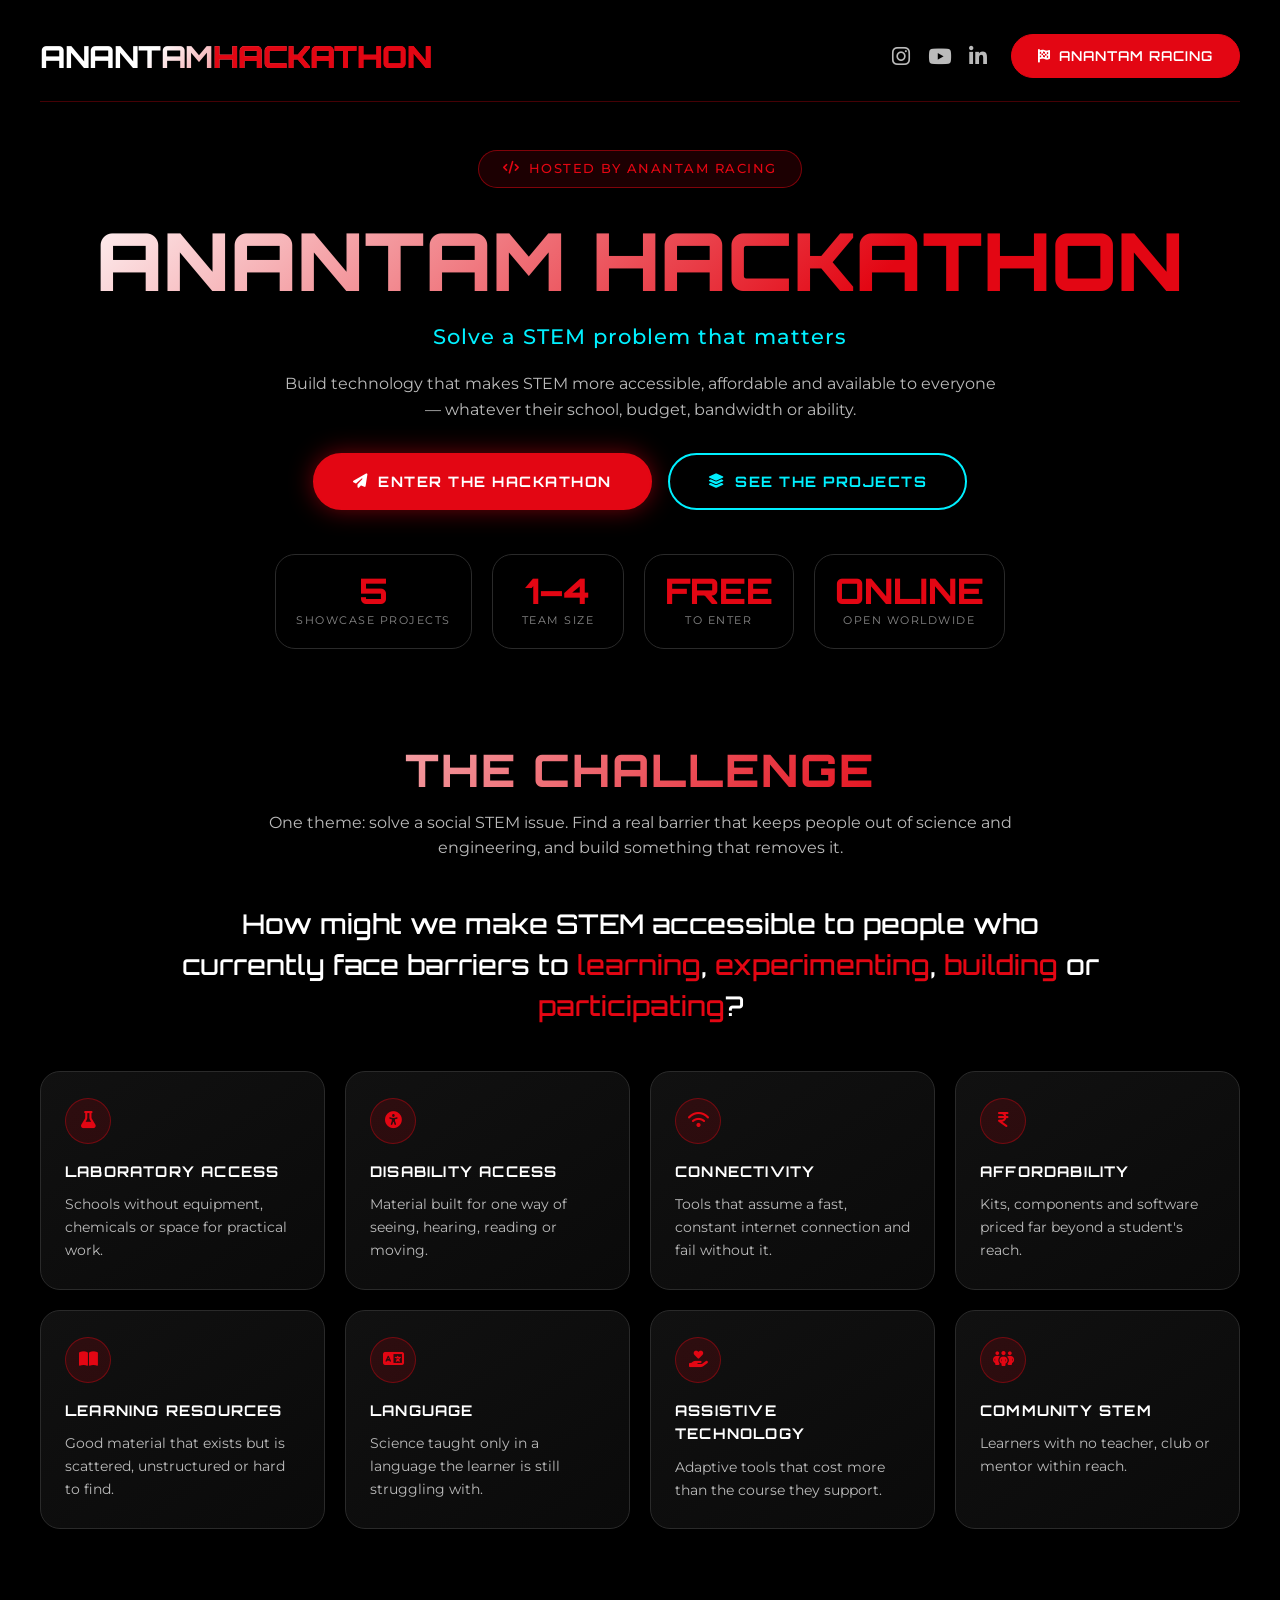
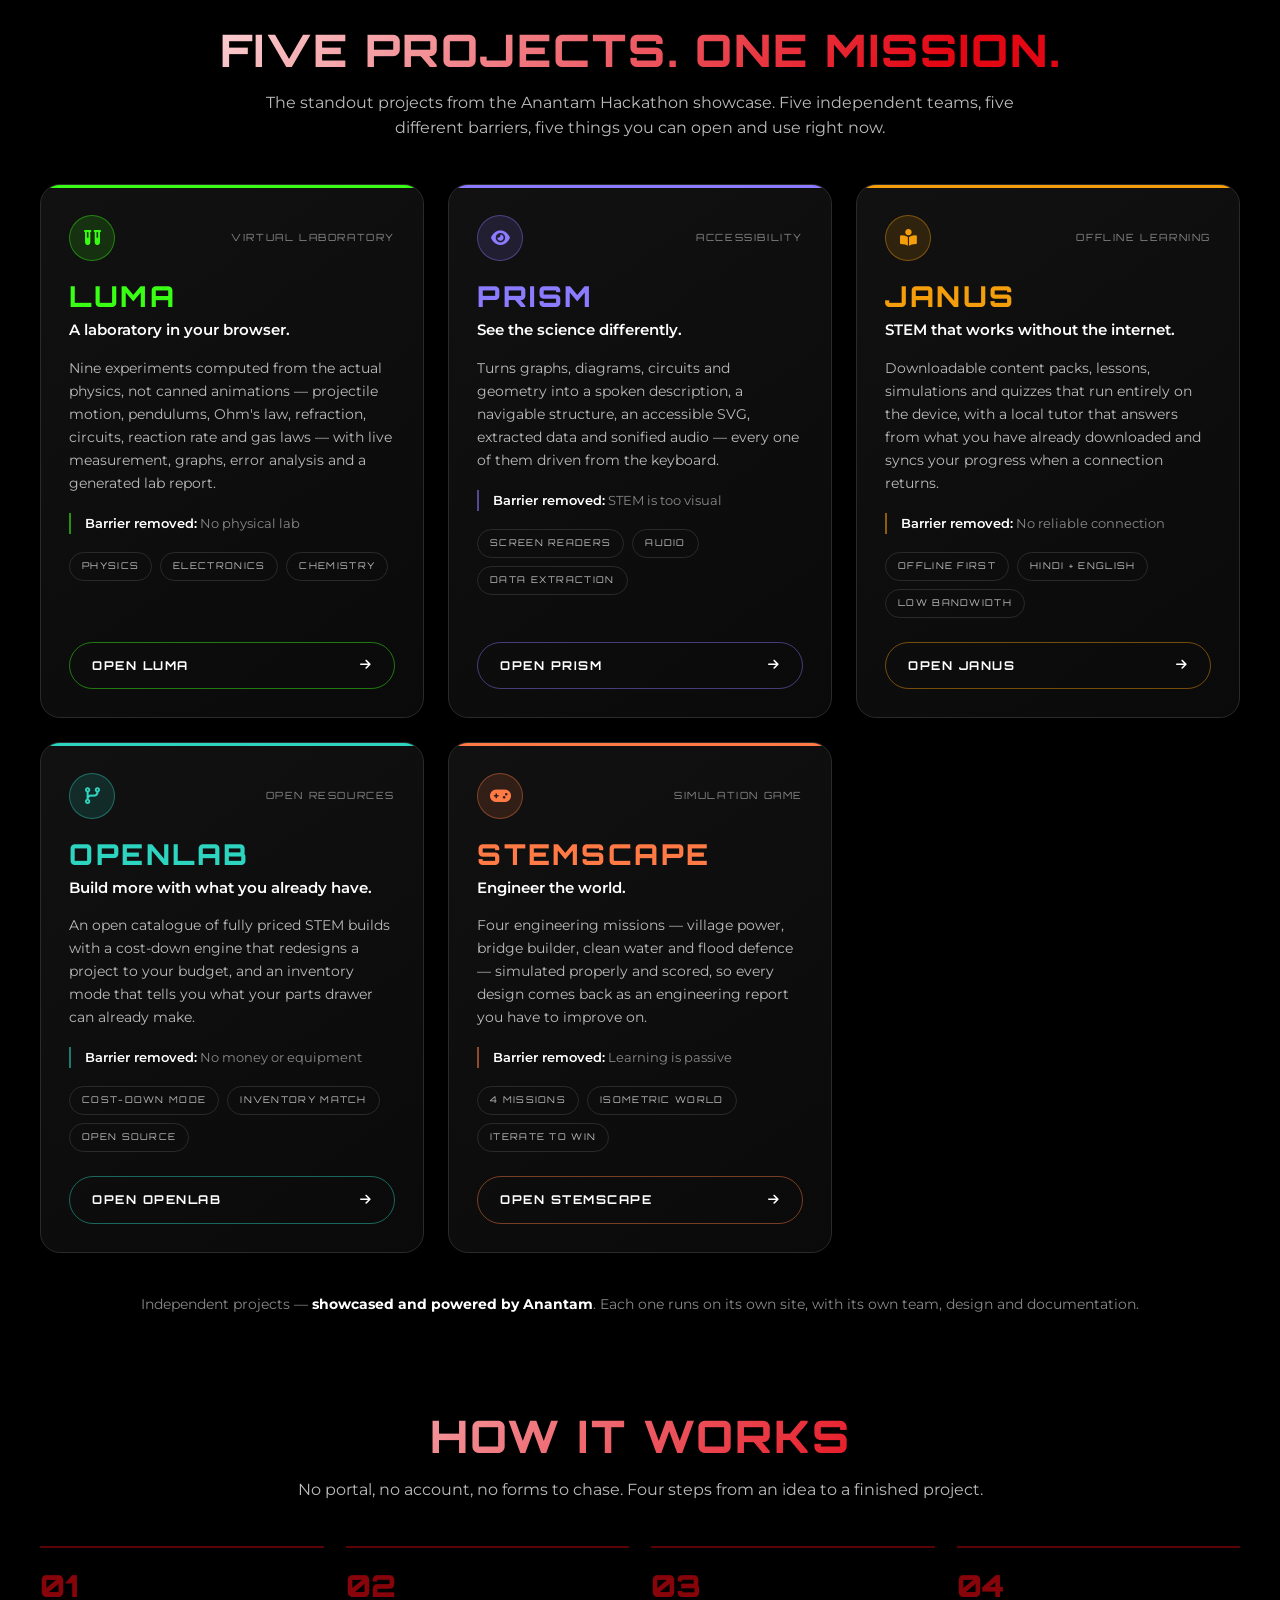
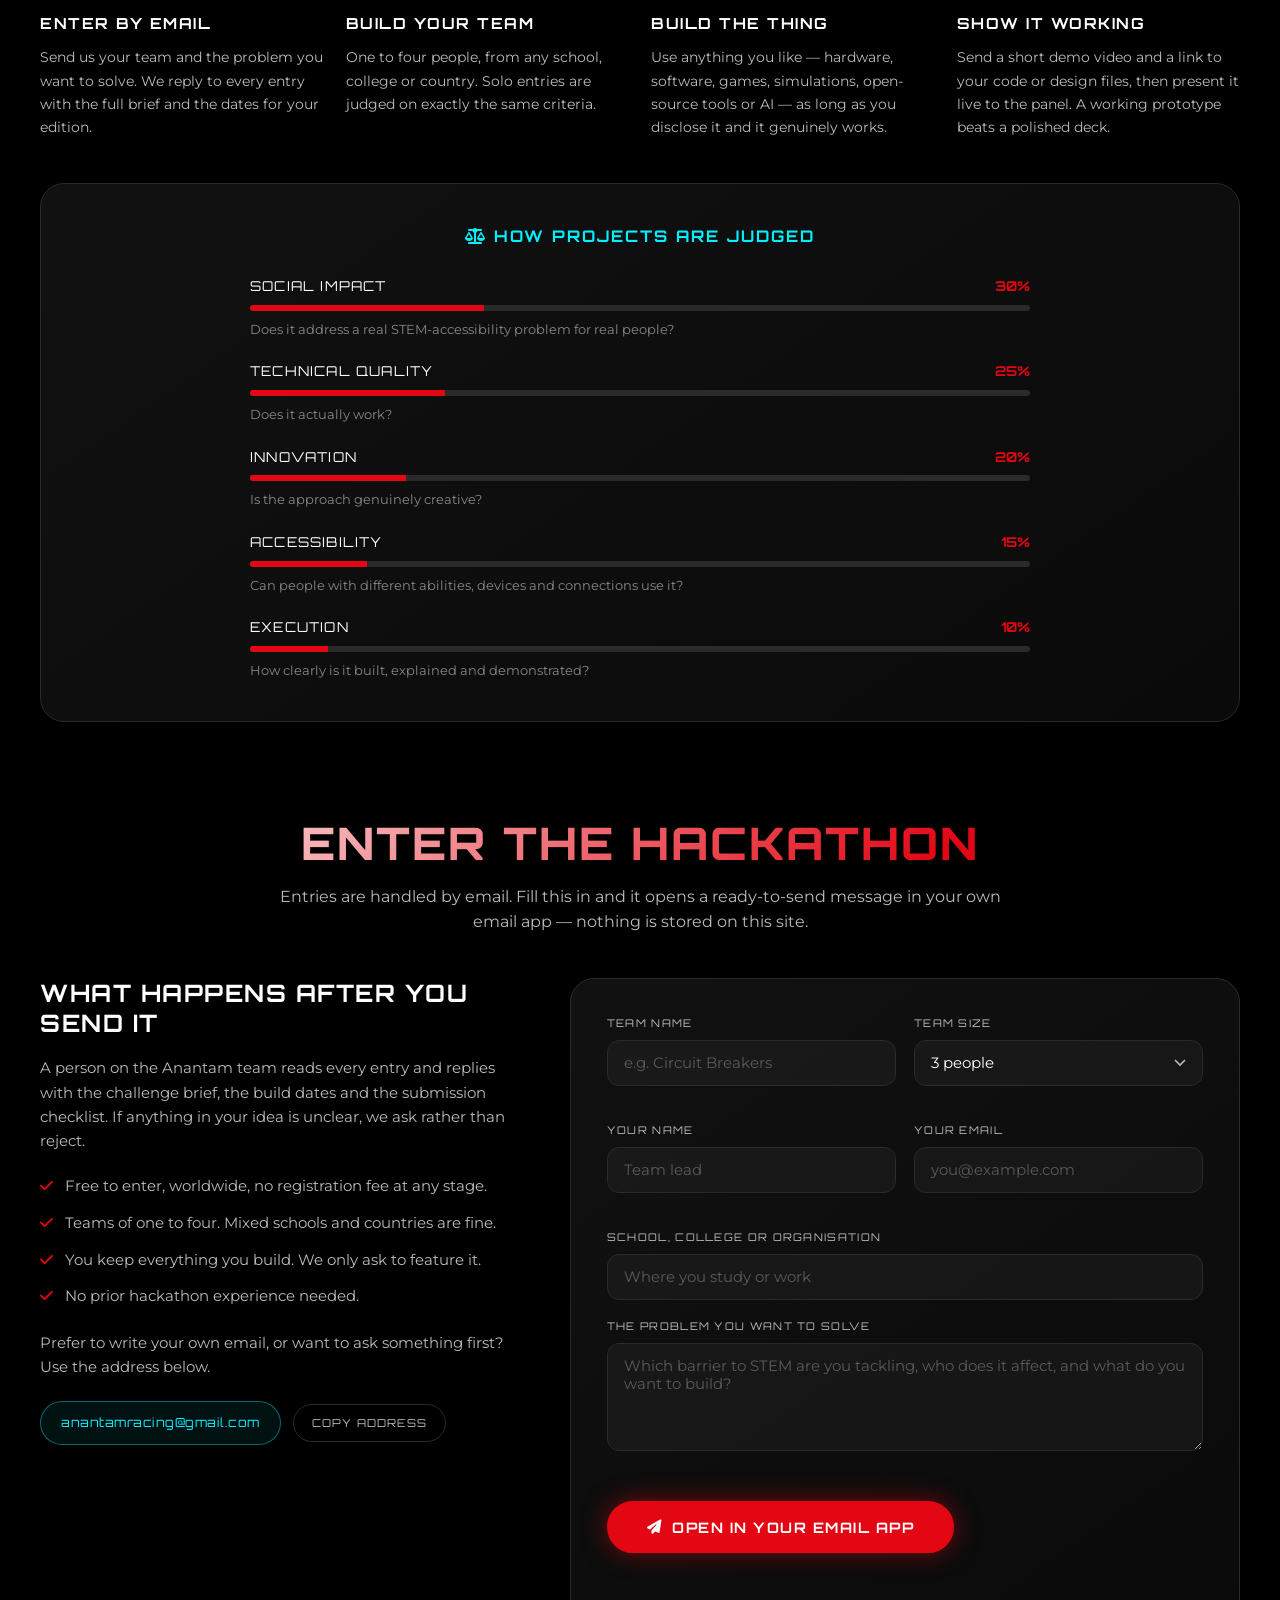
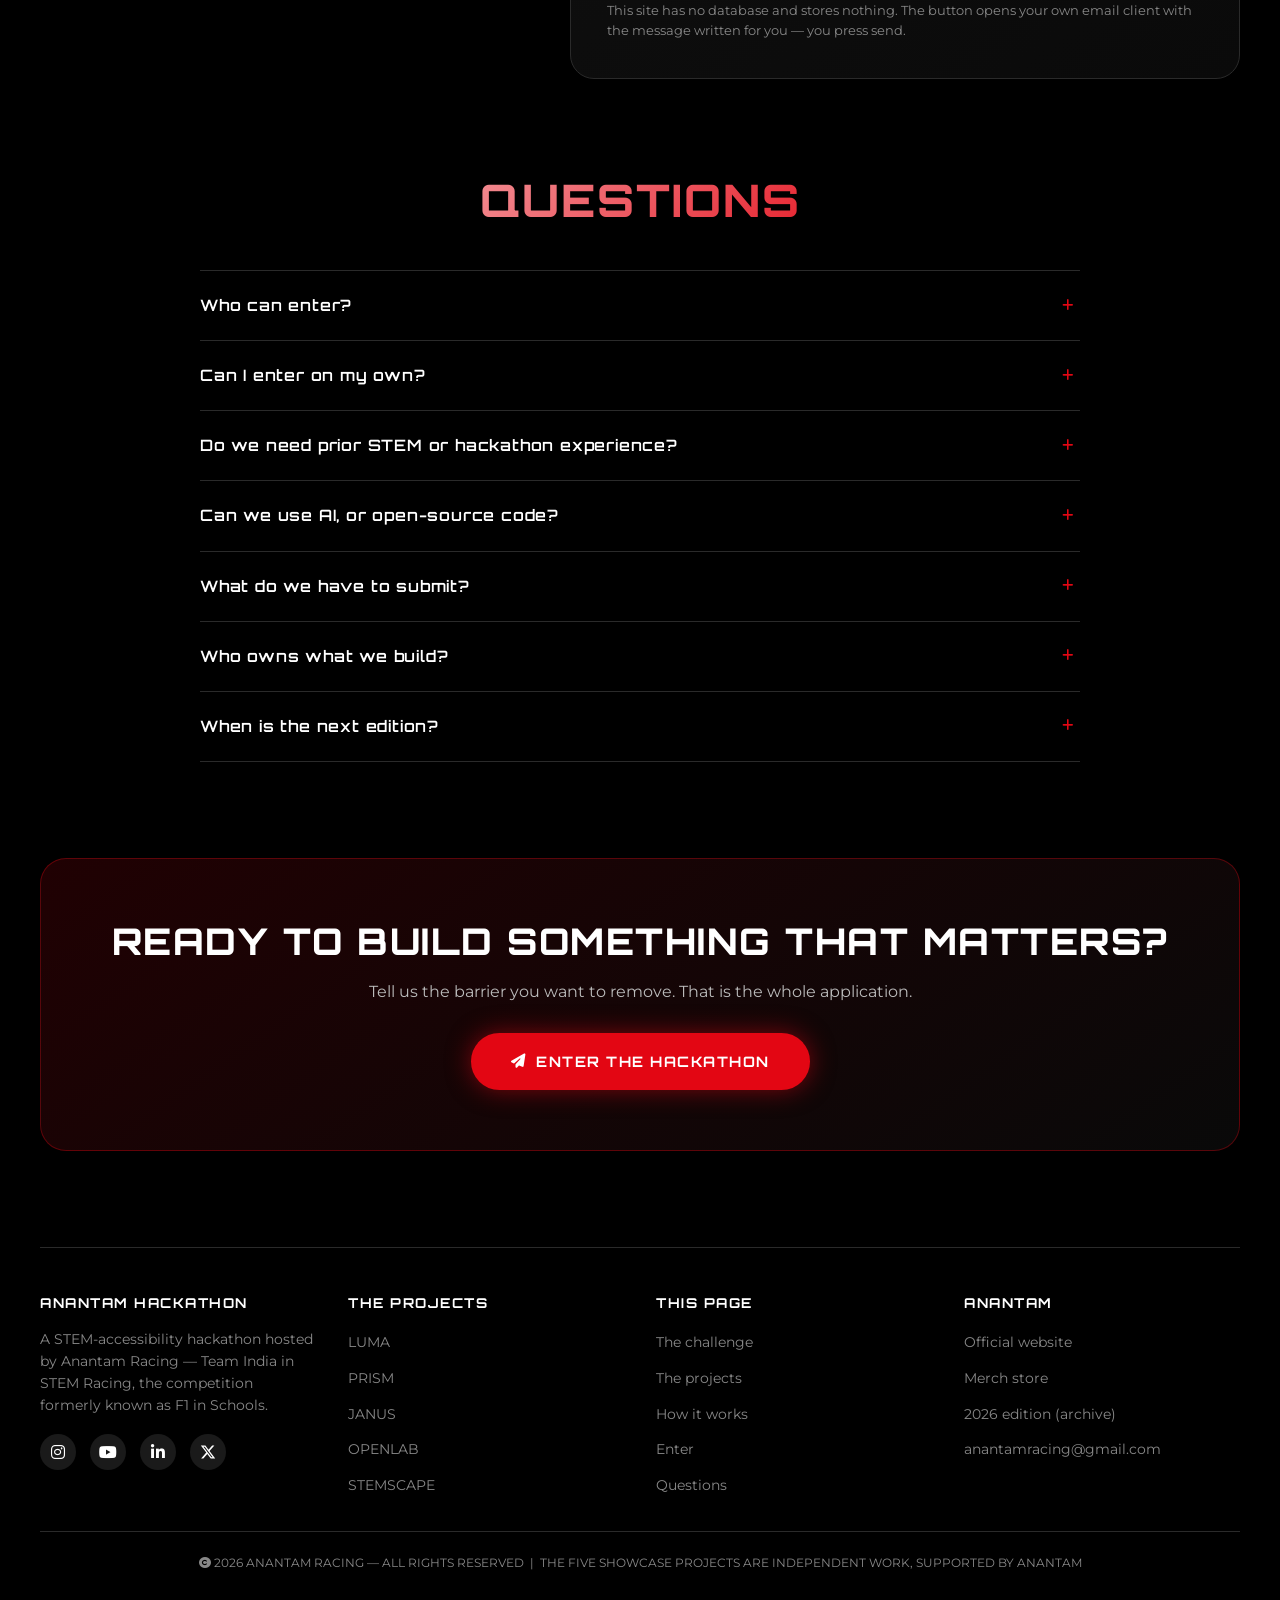
<file: index.html>
<!DOCTYPE html>
<html lang="en">
<head>
  <meta charset="UTF-8">
  <meta name="viewport" content="width=device-width, initial-scale=1.0, viewport-fit=cover">
  <title>Anantam Hackathon | Solve a STEM Problem That Matters | Anantam Racing</title>

  <!-- SEO & Social — Anantam Racing · Team India · STEM Racing World Finalists -->
  <meta name="description" content="The Anantam Hackathon challenges teams to solve a social STEM issue. Explore the five showcase projects making STEM more accessible, and enter the next edition.">
  <meta name="keywords" content="Anantam Hackathon, Anantam Racing, Team India, STEM Racing, STEM hackathon India, STEM accessibility, student hackathon, coding, innovation">
  <meta name="author" content="Anantam Racing">
  <meta name="robots" content="index, follow, max-image-preview:large, max-snippet:-1">
  <link rel="canonical" href="https://hackathon.anantamracing.com/">
  <meta property="og:site_name" content="Anantam Racing">
  <meta property="og:locale" content="en_IN">
  <meta property="og:title" content="Anantam Hackathon · Solve a STEM Problem That Matters">
  <meta property="og:description" content="Build technology that makes STEM more accessible, affordable and available to everyone. Five showcase projects, hosted by Team India's STEM Racing World Finalists.">
  <meta property="og:image" content="https://anantamracing.com/assets/og/anantam-racing-team-india-stem-racing-world-finalists.png">
  <meta property="og:image:width" content="1200">
  <meta property="og:image:height" content="630">
  <meta property="og:image:alt" content="Anantam Racing — Team India, STEM Racing World Finalists">
  <meta property="og:url" content="https://hackathon.anantamracing.com/">
  <meta property="og:type" content="website">
  <meta name="twitter:card" content="summary_large_image">
  <meta name="twitter:site" content="@anantam_f1">
  <meta name="twitter:title" content="Anantam Hackathon · Solve a STEM Problem That Matters">
  <meta name="twitter:description" content="Build technology that makes STEM more accessible, affordable and available to everyone. Five showcase projects, hosted by Team India's STEM Racing World Finalists.">
  <meta name="twitter:image" content="https://anantamracing.com/assets/og/anantam-racing-team-india-stem-racing-world-finalists.png">
  <meta name="twitter:image:alt" content="Anantam Racing — Team India, STEM Racing World Finalists">
  <meta name="theme-color" content="#000000">

  <script type="application/ld+json">
  {
    "@context": "https://schema.org",
    "@graph": [
      {
        "@type": "WebPage",
        "@id": "https://hackathon.anantamracing.com/#webpage",
        "url": "https://hackathon.anantamracing.com/",
        "name": "Anantam Hackathon | Solve a STEM Problem That Matters | Anantam Racing",
        "description": "The Anantam Hackathon challenges teams to solve a social STEM issue and showcases five projects that make STEM more accessible.",
        "isPartOf": { "@id": "https://anantamracing.com/#website" },
        "about": { "@id": "https://anantamracing.com/#organization" },
        "inLanguage": "en",
        "breadcrumb": { "@id": "https://hackathon.anantamracing.com/#breadcrumb" }
      },
      {
        "@type": "BreadcrumbList",
        "@id": "https://hackathon.anantamracing.com/#breadcrumb",
        "itemListElement": [
          { "@type": "ListItem", "position": 1, "name": "Anantam Racing", "item": "https://anantamracing.com/" },
          { "@type": "ListItem", "position": 2, "name": "Anantam Hackathon", "item": "https://hackathon.anantamracing.com/" }
        ]
      }
    ]
  }
  </script>

  <!-- Fonts & Icons -->
  <link href="https://fonts.googleapis.com/css2?family=Orbitron:wght@400;500;600;700;800;900&family=Montserrat:wght@300;400;500;600;700;800&display=swap" rel="stylesheet">
  <link rel="stylesheet" href="https://cdnjs.cloudflare.com/ajax/libs/font-awesome/6.4.0/css/all.min.css">
  <link rel="icon" href="https://anantamracing.com/assets/favicon/favicon-dark.png" media="(prefers-color-scheme: dark)">
  <link rel="icon" href="https://anantamracing.com/assets/favicon/favicon-light.png" media="(prefers-color-scheme: light)">
  <link rel="apple-touch-icon" href="https://anantamracing.com/assets/favicon/favicon-dark.png">

  <style>
    /* ==================================================================
       ANANTAM HACKATHON
       Follows the Anantam event design concept used by Ignite, Overdrive
       and Empower: container layout, gradient Orbitron wordmark, event
       badge, gradient hero headline, teal tagline and dark card grids.
       ================================================================== */
    * {
      margin: 0;
      padding: 0;
      box-sizing: border-box;
    }

    :root {
      --primary: #E30613;
      --primary-dark: #b0050f;
      --accent: #00F0FF;
      --dark: #000000;
      --gray-100: #0A0A0A;
      --gray-200: #111111;
      --gray-300: #1A1A1A;
      --gray-400: #2A2A2A;
      --text-light: #FFFFFF;
      --text-muted: #BBBBBB;
      --text-dim: #888888;
    }

    body {
      background: var(--dark);
      color: var(--text-light);
      font-family: 'Montserrat', sans-serif;
      line-height: 1.6;
      overflow-x: hidden;
    }

    html {
      scroll-behavior: smooth;
      scroll-padding-top: 24px;
      -webkit-text-size-adjust: 100%;
    }

    img, svg { max-width: 100%; display: block; }
    a { color: inherit; }
    ::selection { background: var(--primary); color: #fff; }

    :focus-visible {
      outline: 3px solid var(--accent);
      outline-offset: 3px;
      border-radius: 4px;
    }

    ::-webkit-scrollbar { width: 5px; }
    ::-webkit-scrollbar-track { background: var(--gray-300); }
    ::-webkit-scrollbar-thumb { background: var(--primary); border-radius: 10px; }

    .skip-link {
      position: absolute; left: 16px; top: -80px; z-index: 999;
      background: var(--primary); color: #fff;
      padding: 12px 22px; border-radius: 40px;
      font-family: 'Orbitron', monospace; font-weight: 700; font-size: 0.8rem;
      letter-spacing: 1px; text-transform: uppercase; text-decoration: none;
      transition: top 0.3s ease;
    }
    .skip-link:focus { top: 16px; }

    .container {
      max-width: 1300px;
      margin: 0 auto;
      padding: 32px 40px;
    }
    @media (max-width: 768px) { .container { padding: 20px 20px; } }
    @media (max-width: 480px) { .container { padding: 16px 16px; } }

    /* ---------- HEADER ---------- */
    .main-header {
      display: flex;
      justify-content: space-between;
      align-items: center;
      flex-wrap: wrap;
      gap: 20px;
      margin-bottom: 48px;
      padding-bottom: 20px;
      border-bottom: 1px solid rgba(227,6,19,0.3);
    }
    .logo {
      font-family: 'Orbitron', monospace;
      font-size: clamp(1.3rem, 3.4vw, 1.9rem);
      font-weight: 800;
      letter-spacing: -0.5px;
      background: linear-gradient(135deg, #fff 30%, var(--primary) 80%);
      -webkit-background-clip: text;
      background-clip: text;
      color: transparent;
      text-decoration: none;
    }
    .logo span {
      background: none;
      -webkit-background-clip: unset;
      background-clip: unset;
      color: var(--primary);
      font-weight: 900;
    }
    .header-actions {
      display: flex;
      gap: 24px;
      align-items: center;
      flex-wrap: wrap;
    }
    .social-icons { display: flex; gap: 18px; }
    .social-icons a {
      color: var(--text-muted);
      font-size: 1.3rem;
      transition: all 0.2s ease;
      text-decoration: none;
    }
    .social-icons a:hover { color: var(--primary); transform: translateY(-3px); }
    .btn-ticket {
      background: var(--primary);
      padding: 10px 26px;
      border-radius: 40px;
      font-family: 'Orbitron', monospace;
      font-weight: 600;
      font-size: 0.85rem;
      letter-spacing: 1px;
      color: #fff;
      text-decoration: none;
      border: 1px solid var(--primary);
      transition: 0.25s;
      display: inline-flex;
      align-items: center;
      gap: 8px;
    }
    .btn-ticket:hover {
      background: transparent;
      color: var(--primary);
      border-color: var(--primary);
      transform: scale(1.02);
    }

    /* ---------- HERO ---------- */
    .hero { text-align: center; margin: 20px 0 40px; }
    .event-badge {
      display: inline-flex;
      align-items: center;
      gap: 8px;
      background: rgba(227,6,19,0.12);
      backdrop-filter: blur(4px);
      padding: 8px 24px;
      border-radius: 60px;
      border: 1px solid rgba(227,6,19,0.5);
      font-size: 0.8rem;
      font-weight: 500;
      letter-spacing: 1.5px;
      margin-bottom: 28px;
      color: var(--primary);
      text-transform: uppercase;
    }
    .hero h1 {
      font-family: 'Orbitron', monospace;
      font-size: clamp(2.5rem, 8vw, 5rem);
      font-weight: 900;
      line-height: 1.1;
      background: linear-gradient(135deg, #FFFFFF 0%, #E30613 70%);
      -webkit-background-clip: text;
      background-clip: text;
      color: transparent;
      margin-bottom: 16px;
    }
    .hero-tagline {
      font-size: clamp(1rem, 2.6vw, 1.3rem);
      color: var(--accent);
      font-weight: 500;
      letter-spacing: 1px;
      margin-bottom: 18px;
    }
    .hero-desc {
      max-width: 720px;
      margin: 0 auto 30px;
      color: var(--text-muted);
      font-size: 1rem;
    }
    .hero-cta {
      display: flex; flex-wrap: wrap; gap: 16px; justify-content: center;
      margin-bottom: 44px;
    }
    .btn-cta {
      padding: 15px 38px;
      border-radius: 50px;
      font-family: 'Orbitron', monospace;
      font-weight: 700;
      font-size: 0.9rem;
      letter-spacing: 1.5px;
      text-transform: uppercase;
      text-decoration: none;
      display: inline-flex;
      align-items: center;
      gap: 10px;
      transition: 0.25s;
      border: 2px solid transparent;
      cursor: pointer;
    }
    .btn-cta-primary {
      background: var(--primary);
      color: #fff;
      border-color: var(--primary);
      box-shadow: 0 0 24px rgba(227,6,19,0.5);
    }
    .btn-cta-primary:hover {
      background: transparent; color: var(--primary);
      transform: translateY(-3px);
      box-shadow: 0 0 34px rgba(227,6,19,0.7);
    }
    .btn-cta-secondary {
      background: transparent;
      color: var(--accent);
      border-color: var(--accent);
    }
    .btn-cta-secondary:hover {
      background: var(--accent); color: #000;
      transform: translateY(-3px);
      box-shadow: 0 0 30px rgba(0,240,255,0.55);
    }

    /* Fact cards — the countdown slot used by the other event pages */
    .fact-wrapper {
      display: flex;
      justify-content: center;
      gap: 20px;
      flex-wrap: wrap;
      margin-top: 20px;
    }
    .fact-card {
      background: rgba(0,0,0,0.7);
      backdrop-filter: blur(12px);
      border: 1px solid var(--gray-400);
      border-radius: 20px;
      padding: 18px 20px;
      min-width: 132px;
      text-align: center;
      transition: 0.2s;
    }
    .fact-card:hover { border-color: rgba(227,6,19,0.55); transform: translateY(-3px); }
    .fact-card h2 {
      font-family: 'Orbitron', monospace;
      font-size: clamp(1.5rem, 4vw, 2.2rem);
      font-weight: 800;
      color: var(--primary);
      margin-bottom: 4px;
      line-height: 1;
    }
    .fact-card p {
      font-size: 0.7rem;
      text-transform: uppercase;
      letter-spacing: 1.5px;
      color: var(--text-dim);
    }

    /* ---------- SECTIONS ---------- */
    .section { margin: clamp(56px, 8vw, 96px) 0; scroll-margin-top: 24px; }
    .section-head { text-align: center; margin-bottom: 44px; }
    .section-head h2 {
      font-family: 'Orbitron', monospace;
      font-size: clamp(1.6rem, 4.6vw, 2.8rem);
      font-weight: 800;
      letter-spacing: 2px;
      text-transform: uppercase;
      background: linear-gradient(135deg, #FFFFFF 0%, #E30613 75%);
      -webkit-background-clip: text;
      background-clip: text;
      color: transparent;
      margin-bottom: 14px;
      line-height: 1.15;
    }
    .section-head p {
      max-width: 760px;
      margin: 0 auto;
      color: var(--text-muted);
      font-size: 0.98rem;
    }
    .challenge-question {
      max-width: 940px;
      margin: 0 auto 44px;
      text-align: center;
      font-family: 'Orbitron', monospace;
      font-weight: 500;
      font-size: clamp(1rem, 2.6vw, 1.7rem);
      line-height: 1.5;
      color: var(--text-light);
    }
    .challenge-question em { color: var(--primary); font-style: normal; }

    /* Card grids */
    .highlights-grid {
      display: grid;
      grid-template-columns: repeat(auto-fit, minmax(230px, 1fr));
      gap: 20px;
    }
    .highlight-block {
      background: linear-gradient(145deg, var(--gray-200), var(--gray-100));
      border: 1px solid var(--gray-400);
      border-radius: 20px;
      padding: 26px 24px;
      transition: 0.25s;
    }
    .highlight-block:hover {
      transform: translateY(-5px);
      border-color: rgba(227,6,19,0.5);
      box-shadow: 0 18px 40px rgba(0,0,0,0.6);
    }
    .icon-circle {
      width: 46px; height: 46px;
      border-radius: 50%;
      background: rgba(227,6,19,0.14);
      border: 1px solid rgba(227,6,19,0.4);
      color: var(--primary);
      display: grid; place-items: center;
      font-size: 1.05rem;
      margin-bottom: 16px;
    }
    .highlight-block h3 {
      font-family: 'Orbitron', monospace;
      font-size: 0.92rem;
      font-weight: 700;
      letter-spacing: 1.2px;
      text-transform: uppercase;
      margin-bottom: 10px;
    }
    .highlight-block p { font-size: 0.9rem; color: var(--text-muted); }

    /* Project cards */
    .project-grid {
      display: grid;
      grid-template-columns: repeat(auto-fit, minmax(320px, 1fr));
      gap: 24px;
    }
    .project-card {
      --accent-c: var(--primary);
      position: relative;
      display: flex;
      flex-direction: column;
      background: linear-gradient(145deg, var(--gray-200), var(--gray-100));
      border: 1px solid var(--gray-400);
      border-radius: 20px;
      padding: 30px 28px 28px;
      overflow: hidden;
      transition: 0.3s;
    }
    .project-card::after {
      content: '';
      position: absolute; top: 0; left: 0; right: 0; height: 3px;
      background: var(--accent-c);
    }
    .project-card:hover, .project-card:focus-within {
      transform: translateY(-6px);
      border-color: var(--accent-c);
      box-shadow: 0 22px 50px rgba(0,0,0,0.65);
    }
    .project-top {
      display: flex; align-items: center; justify-content: space-between;
      gap: 14px; margin-bottom: 20px;
    }
    .project-icon {
      width: 46px; height: 46px; border-radius: 50%; flex: none;
      display: grid; place-items: center; font-size: 1.05rem;
      color: var(--accent-c);
      background: color-mix(in srgb, var(--accent-c) 14%, transparent);
      border: 1px solid color-mix(in srgb, var(--accent-c) 40%, transparent);
    }
    .project-kicker {
      font-family: 'Orbitron', monospace;
      font-size: 0.62rem; letter-spacing: 1.6px;
      text-transform: uppercase; color: var(--text-dim); text-align: right;
    }
    .project-card h3 {
      font-family: 'Orbitron', monospace;
      font-weight: 800;
      font-size: clamp(1.4rem, 3vw, 1.8rem);
      letter-spacing: 2.5px;
      text-transform: uppercase;
      color: var(--accent-c);
      margin-bottom: 6px;
      line-height: 1.1;
    }
    .project-tagline { font-size: 0.92rem; font-weight: 600; margin-bottom: 14px; }
    .project-desc { font-size: 0.9rem; color: var(--text-muted); margin-bottom: 18px; }
    .project-barrier {
      font-size: 0.82rem; color: var(--text-dim); margin-bottom: 18px;
      padding-left: 14px;
      border-left: 2px solid color-mix(in srgb, var(--accent-c) 55%, transparent);
    }
    .project-barrier strong { color: var(--text-light); font-weight: 600; }
    .project-chips { display: flex; flex-wrap: wrap; gap: 8px; margin-bottom: 24px; }
    .project-chips span {
      font-family: 'Orbitron', monospace;
      font-size: 0.58rem; letter-spacing: 1.3px; text-transform: uppercase;
      color: var(--text-muted);
      border: 1px solid var(--gray-400); border-radius: 40px; padding: 6px 12px;
    }
    .project-link {
      margin-top: auto;
      display: inline-flex; align-items: center; justify-content: space-between;
      gap: 14px; text-decoration: none;
      font-family: 'Orbitron', monospace; font-size: 0.76rem; font-weight: 700;
      letter-spacing: 1.5px; text-transform: uppercase; color: var(--text-light);
      border: 1px solid color-mix(in srgb, var(--accent-c) 45%, transparent);
      border-radius: 40px; padding: 13px 22px;
      transition: 0.25s;
    }
    .project-link:hover, .project-link:focus-visible {
      background: var(--accent-c); color: #000;
      box-shadow: 0 0 26px color-mix(in srgb, var(--accent-c) 55%, transparent);
    }
    .project-link .fa-arrow-right { transition: transform 0.25s ease; }
    .project-link:hover .fa-arrow-right { transform: translateX(5px); }
    .showcase-note { text-align: center; margin-top: 40px; color: var(--text-dim); font-size: 0.88rem; }
    .showcase-note strong { color: var(--text-light); }

    /* Steps */
    .steps-grid { display: grid; grid-template-columns: repeat(auto-fit, minmax(230px, 1fr)); gap: 22px; }
    .step { padding-top: 22px; border-top: 2px solid rgba(227,6,19,0.4); }
    .step-num {
      font-family: 'Orbitron', monospace; font-weight: 900;
      font-size: 1.9rem; color: rgba(227,6,19,0.6); line-height: 1; margin-bottom: 12px;
    }
    .step h3 {
      font-family: 'Orbitron', monospace; font-size: 0.95rem; font-weight: 700;
      letter-spacing: 1.5px; text-transform: uppercase; margin-bottom: 10px;
    }
    .step p { font-size: 0.9rem; color: var(--text-muted); }

    /* Info card + judging */
    .info-card {
      background: linear-gradient(145deg, var(--gray-200), var(--gray-100));
      border: 1px solid var(--gray-400);
      border-radius: 24px;
      padding: clamp(24px, 3.4vw, 40px);
    }
    .info-card > h3 {
      font-family: 'Orbitron', monospace; font-size: 1rem; letter-spacing: 2px;
      text-transform: uppercase; color: var(--accent); margin-bottom: 26px; text-align: center;
    }
    .criteria { list-style: none; max-width: 780px; margin: 0 auto; display: grid; gap: 20px; }
    .criteria li { display: grid; grid-template-columns: 1fr auto; gap: 8px 16px; align-items: baseline; }
    .c-name { font-family: 'Orbitron', monospace; font-size: 0.85rem; letter-spacing: 1.2px; text-transform: uppercase; }
    .c-weight { font-family: 'Orbitron', monospace; font-weight: 700; color: var(--primary); font-size: 0.85rem; }
    .c-bar { grid-column: 1 / -1; height: 6px; border-radius: 40px; background: var(--gray-400); overflow: hidden; }
    .c-bar > span { display: block; height: 100%; width: 0; background: var(--primary); transition: width 1.1s cubic-bezier(0.22,1,0.36,1); }
    .c-note { grid-column: 1 / -1; font-size: 0.84rem; color: var(--text-dim); }

    /* ---------- ENTER ---------- */
    .enter-layout {
      display: grid;
      grid-template-columns: minmax(0, 5fr) minmax(0, 7fr);
      gap: clamp(26px, 4vw, 54px);
      align-items: start;
    }
    @media (max-width: 900px) { .enter-layout { grid-template-columns: 1fr; } }
    .enter-copy h3 {
      font-family: 'Orbitron', monospace;
      font-size: clamp(1.1rem, 2.4vw, 1.5rem);
      letter-spacing: 1.5px; text-transform: uppercase; margin-bottom: 18px; line-height: 1.25;
    }
    .enter-copy p { color: var(--text-muted); margin-bottom: 16px; font-size: 0.95rem; }
    .enter-list { list-style: none; display: grid; gap: 13px; margin: 22px 0; }
    .enter-list li { display: flex; gap: 12px; align-items: flex-start; font-size: 0.92rem; color: var(--text-muted); }
    .enter-list i { color: var(--primary); margin-top: 4px; }
    .email-row { display: flex; flex-wrap: wrap; gap: 12px; align-items: center; margin-top: 22px; }
    .email-chip {
      font-family: 'Orbitron', monospace; font-size: 0.78rem; letter-spacing: 0.5px;
      color: var(--accent); border: 1px solid rgba(0,240,255,0.4);
      border-radius: 40px; padding: 11px 20px; text-decoration: none;
      background: rgba(0,240,255,0.07); word-break: break-all;
    }
    .email-chip:hover { background: rgba(0,240,255,0.16); }
    .copy-btn {
      background: none; border: 1px solid var(--gray-400); color: var(--text-muted);
      border-radius: 40px; padding: 11px 18px; cursor: pointer;
      font-family: 'Orbitron', monospace; font-size: 0.68rem; letter-spacing: 1.2px; text-transform: uppercase;
      transition: 0.25s;
    }
    .copy-btn:hover { color: #fff; border-color: #fff; }

    .entry-form {
      background: linear-gradient(145deg, var(--gray-200), var(--gray-100));
      border: 1px solid var(--gray-400);
      border-radius: 24px;
      padding: clamp(22px, 3.2vw, 36px);
    }
    .form-grid { display: grid; grid-template-columns: 1fr 1fr; gap: 18px; }
    .form-grid .span-2 { grid-column: 1 / -1; }
    @media (max-width: 560px) { .form-grid { grid-template-columns: 1fr; } }
    .field label {
      display: block; font-family: 'Orbitron', monospace; font-size: 0.66rem;
      letter-spacing: 1.3px; text-transform: uppercase; color: var(--text-muted); margin-bottom: 8px;
    }
    .field input, .field select, .field textarea {
      width: 100%; padding: 13px 16px;
      font-family: 'Montserrat', sans-serif; font-size: 0.93rem;
      color: var(--text-light); background: rgba(255,255,255,0.04);
      border: 1px solid var(--gray-400); border-radius: 12px;
      transition: 0.25s;
    }
    .field textarea { min-height: 108px; resize: vertical; }
    .field select {
      appearance: none;
      background-image: url("data:image/svg+xml,%3Csvg xmlns='http://www.w3.org/2000/svg' width='12' height='8'%3E%3Cpath d='M1 1l5 5 5-5' fill='none' stroke='%23BBBBBB' stroke-width='1.6'/%3E%3C/svg%3E");
      background-repeat: no-repeat; background-position: right 16px center; padding-right: 40px;
    }
    .field select option { background: #111; color: #fff; }
    .field input::placeholder, .field textarea::placeholder { color: #5A5A5A; }
    .field input:focus, .field select:focus, .field textarea:focus {
      outline: none; border-color: var(--primary); box-shadow: 0 0 0 3px rgba(227,6,19,0.22);
    }
    .field input[aria-invalid="true"], .field textarea[aria-invalid="true"] { border-color: var(--primary); }
    .field .err { color: #FF6B72; font-size: 0.76rem; margin-top: 6px; min-height: 1em; }
    .form-foot { margin-top: 24px; }
    .form-note { font-size: 0.8rem; color: var(--text-dim); margin-top: 16px; }
    .form-status { font-size: 0.86rem; color: var(--accent); margin-top: 14px; min-height: 1.3em; }

    .closed-card {
      background: linear-gradient(145deg, var(--gray-200), var(--gray-100));
      border: 1px solid rgba(227,6,19,0.4);
      border-radius: 24px; padding: clamp(26px, 4vw, 42px); text-align: center;
    }
    .closed-card i { color: var(--primary); font-size: 1.9rem; margin-bottom: 16px; display: block; }
    .closed-card h3 {
      font-family: 'Orbitron', monospace; letter-spacing: 1.5px; text-transform: uppercase;
      margin-bottom: 12px; font-size: 1.05rem;
    }
    .closed-card p { color: var(--text-muted); max-width: 46ch; margin: 0 auto 20px; font-size: 0.95rem; }

    /* ---------- FAQ ---------- */
    .faq-list { max-width: 880px; margin: 0 auto; }
    .faq-item { border-bottom: 1px solid var(--gray-400); }
    .faq-item:first-child { border-top: 1px solid var(--gray-400); }
    .faq-item summary {
      list-style: none; cursor: pointer; padding: 22px 44px 22px 0; position: relative;
      font-family: 'Orbitron', monospace; font-size: clamp(0.85rem, 1.7vw, 0.98rem);
      font-weight: 600; letter-spacing: 0.8px;
      transition: color 0.2s ease;
    }
    .faq-item summary::-webkit-details-marker { display: none; }
    .faq-item summary::after {
      content: '\f067'; font-family: 'Font Awesome 6 Free'; font-weight: 900;
      position: absolute; right: 6px; top: 50%; transform: translateY(-50%);
      color: var(--primary); font-size: 0.8rem; transition: transform 0.3s ease;
    }
    .faq-item[open] summary::after { transform: translateY(-50%) rotate(45deg); }
    .faq-item summary:hover { color: var(--primary); }
    .faq-answer { padding: 0 0 24px; color: var(--text-muted); font-size: 0.93rem; max-width: 72ch; }

    /* ---------- CTA ---------- */
    .cta-premium {
      background: linear-gradient(145deg, rgba(227,6,19,0.14), rgba(10,10,10,0.9));
      border: 1px solid rgba(227,6,19,0.35);
      border-radius: 26px;
      padding: clamp(34px, 5vw, 60px) clamp(24px, 4vw, 48px);
      text-align: center;
    }
    .cta-premium h2 {
      font-family: 'Orbitron', monospace;
      font-size: clamp(1.4rem, 4vw, 2.3rem);
      font-weight: 800; letter-spacing: 1.5px; text-transform: uppercase;
      margin-bottom: 16px; line-height: 1.2;
    }
    .cta-premium p { max-width: 620px; margin: 0 auto 28px; color: var(--text-muted); }

    /* ---------- FOOTER ---------- */
    .footer { margin-top: 70px; border-top: 1px solid var(--gray-400); padding-top: 44px; }
    .footer-grid {
      display: grid; grid-template-columns: repeat(auto-fit, minmax(220px, 1fr));
      gap: 32px; margin-bottom: 34px;
    }
    .footer-col h4 {
      font-family: 'Orbitron', monospace; font-size: 0.85rem;
      letter-spacing: 1.5px; text-transform: uppercase; margin-bottom: 16px;
    }
    .footer-col p { color: var(--text-dim); font-size: 0.85rem; max-width: 40ch; }
    .footer-links { list-style: none; display: grid; gap: 10px; }
    .footer-links a { color: var(--text-dim); font-size: 0.85rem; text-decoration: none; transition: 0.2s; }
    .footer-links a:hover { color: var(--primary); }
    .social-footer { display: flex; gap: 14px; margin-top: 18px; }
    .social-footer a {
      background: var(--gray-300); width: 36px; height: 36px; border-radius: 50%;
      display: grid; place-items: center; color: #fff; text-decoration: none; transition: 0.2s;
    }
    .social-footer a:hover { background: var(--primary); transform: translateY(-3px); }
    /* X mark is inline SVG: Font Awesome 6.4.0 (site-wide pin) predates fa-x-twitter. */
    .social-footer .icon-x { width: 1em; height: 1em; fill: currentColor; }
    .copyright {
      text-align: center; padding: 22px 0 10px;
      border-top: 1px solid var(--gray-400);
      font-size: 0.72rem; color: var(--text-dim);
    }

    /* ---------- MOTION ---------- */
    .fade-up { opacity: 0; transform: translateY(25px); animation: fadeUp 0.7s forwards; }
    @keyframes fadeUp { to { opacity: 1; transform: translateY(0); } }
    .delay-1 { animation-delay: 0.1s; }
    .delay-2 { animation-delay: 0.2s; }
    .reveal { opacity: 0; transform: translateY(22px); transition: opacity 0.6s ease, transform 0.6s cubic-bezier(0.22,1,0.36,1); }
    .reveal.in { opacity: 1; transform: none; }
    @media (prefers-reduced-motion: reduce) {
      *, *::before, *::after {
        animation-duration: 0.001ms !important;
        animation-iteration-count: 1 !important;
        transition-duration: 0.001ms !important;
        scroll-behavior: auto !important;
      }
      .fade-up, .reveal { opacity: 1; transform: none; }
    }
  </style>
  <noscript><style>.reveal { opacity: 1 !important; transform: none !important; }</style></noscript>
</head>
<body>
<a class="skip-link" href="#main">Skip to content</a>

<div class="container">

  <!-- HEADER -->
  <div class="main-header fade-up">
    <a href="https://hackathon.anantamracing.com/" class="logo">ANANTAM<span>HACKATHON</span></a>
    <div class="header-actions">
      <div class="social-icons">
        <a href="https://www.instagram.com/anantamracing/" rel="noopener" aria-label="Instagram"><i class="fab fa-instagram" aria-hidden="true"></i></a>
        <a href="https://www.youtube.com/@Anantamracing" rel="noopener" aria-label="YouTube"><i class="fab fa-youtube" aria-hidden="true"></i></a>
        <a href="https://www.linkedin.com/company/anantam-f1-in-schools/" rel="noopener" aria-label="LinkedIn"><i class="fab fa-linkedin-in" aria-hidden="true"></i></a>
      </div>
      <a href="https://anantamracing.com" class="btn-ticket"><i class="fas fa-flag-checkered" aria-hidden="true"></i> ANANTAM RACING</a>
    </div>
  </div>

  <main id="main">

  <!-- HERO -->
  <div class="hero fade-up delay-1">
    <div class="event-badge"><i class="fas fa-code" aria-hidden="true"></i> Hosted by Anantam Racing</div>
    <h1>ANANTAM HACKATHON</h1>
    <div class="hero-tagline">Solve a STEM problem that matters</div>
    <p class="hero-desc">Build technology that makes STEM more accessible, affordable and available to everyone — whatever their school, budget, bandwidth or ability.</p>
    <div class="hero-cta">
      <a href="#enter" class="btn-cta btn-cta-primary" data-enter-cta><i class="fas fa-paper-plane" aria-hidden="true"></i> Enter the hackathon</a>
      <a href="#projects" class="btn-cta btn-cta-secondary"><i class="fas fa-layer-group" aria-hidden="true"></i> See the projects</a>
    </div>
    <div class="fact-wrapper">
      <div class="fact-card"><h2>5</h2><p>Showcase projects</p></div>
      <div class="fact-card"><h2>1&ndash;4</h2><p>Team size</p></div>
      <div class="fact-card"><h2>FREE</h2><p>To enter</p></div>
      <div class="fact-card"><h2>ONLINE</h2><p>Open worldwide</p></div>
    </div>
  </div>

  <!-- THE CHALLENGE -->
  <section class="section" id="challenge">
    <div class="section-head reveal">
      <h2>The Challenge</h2>
      <p>One theme: solve a social STEM issue. Find a real barrier that keeps people out of science and engineering, and build something that removes it.</p>
    </div>
    <p class="challenge-question reveal">How might we make STEM accessible to people who currently face barriers to <em>learning</em>, <em>experimenting</em>, <em>building</em> or <em>participating</em>?</p>
    <div class="highlights-grid">
      <article class="highlight-block reveal">
        <div class="icon-circle"><i class="fas fa-flask" aria-hidden="true"></i></div>
        <h3>Laboratory access</h3>
        <p>Schools without equipment, chemicals or space for practical work.</p>
      </article>
      <article class="highlight-block reveal">
        <div class="icon-circle"><i class="fas fa-universal-access" aria-hidden="true"></i></div>
        <h3>Disability access</h3>
        <p>Material built for one way of seeing, hearing, reading or moving.</p>
      </article>
      <article class="highlight-block reveal">
        <div class="icon-circle"><i class="fas fa-wifi" aria-hidden="true"></i></div>
        <h3>Connectivity</h3>
        <p>Tools that assume a fast, constant internet connection and fail without it.</p>
      </article>
      <article class="highlight-block reveal">
        <div class="icon-circle"><i class="fas fa-indian-rupee-sign" aria-hidden="true"></i></div>
        <h3>Affordability</h3>
        <p>Kits, components and software priced far beyond a student's reach.</p>
      </article>
      <article class="highlight-block reveal">
        <div class="icon-circle"><i class="fas fa-book-open" aria-hidden="true"></i></div>
        <h3>Learning resources</h3>
        <p>Good material that exists but is scattered, unstructured or hard to find.</p>
      </article>
      <article class="highlight-block reveal">
        <div class="icon-circle"><i class="fas fa-language" aria-hidden="true"></i></div>
        <h3>Language</h3>
        <p>Science taught only in a language the learner is still struggling with.</p>
      </article>
      <article class="highlight-block reveal">
        <div class="icon-circle"><i class="fas fa-hand-holding-heart" aria-hidden="true"></i></div>
        <h3>Assistive technology</h3>
        <p>Adaptive tools that cost more than the course they support.</p>
      </article>
      <article class="highlight-block reveal">
        <div class="icon-circle"><i class="fas fa-people-group" aria-hidden="true"></i></div>
        <h3>Community STEM</h3>
        <p>Learners with no teacher, club or mentor within reach.</p>
      </article>
    </div>
  </section>

  <!-- SHOWCASE -->
  <section class="section" id="projects">
    <div class="section-head reveal">
      <h2>Five Projects. One Mission.</h2>
      <p>The standout projects from the Anantam Hackathon showcase. Five independent teams, five different barriers, five things you can open and use right now.</p>
    </div>
    <div class="project-grid">
      <article class="project-card reveal" style="--accent-c: #39FF14">
        <div class="project-top">
          <span class="project-icon"><i class="fas fa-vials" aria-hidden="true"></i></span>
          <span class="project-kicker">Virtual laboratory</span>
        </div>
        <h3>LUMA</h3>
        <p class="project-tagline">A laboratory in your browser.</p>
        <p class="project-desc">Nine experiments computed from the actual physics, not canned animations &mdash; projectile motion, pendulums, Ohm's law, refraction, circuits, reaction rate and gas laws &mdash; with live measurement, graphs, error analysis and a generated lab report.</p>
        <p class="project-barrier"><strong>Barrier removed:</strong> No physical lab</p>
        <div class="project-chips"><span>Physics</span><span>Electronics</span><span>Chemistry</span></div>
        <a class="project-link" href="https://anantamracing.com/hackathon/luma/">Open LUMA <i class="fas fa-arrow-right" aria-hidden="true"></i></a>
      </article>
      <article class="project-card reveal" style="--accent-c: #8B7BFF">
        <div class="project-top">
          <span class="project-icon"><i class="fas fa-eye" aria-hidden="true"></i></span>
          <span class="project-kicker">Accessibility</span>
        </div>
        <h3>PRISM</h3>
        <p class="project-tagline">See the science differently.</p>
        <p class="project-desc">Turns graphs, diagrams, circuits and geometry into a spoken description, a navigable structure, an accessible SVG, extracted data and sonified audio &mdash; every one of them driven from the keyboard.</p>
        <p class="project-barrier"><strong>Barrier removed:</strong> STEM is too visual</p>
        <div class="project-chips"><span>Screen readers</span><span>Audio</span><span>Data extraction</span></div>
        <a class="project-link" href="https://anantamracing.com/hackathon/prism/">Open PRISM <i class="fas fa-arrow-right" aria-hidden="true"></i></a>
      </article>
      <article class="project-card reveal" style="--accent-c: #F59E0B">
        <div class="project-top">
          <span class="project-icon"><i class="fas fa-book-open-reader" aria-hidden="true"></i></span>
          <span class="project-kicker">Offline learning</span>
        </div>
        <h3>JANUS</h3>
        <p class="project-tagline">STEM that works without the internet.</p>
        <p class="project-desc">Downloadable content packs, lessons, simulations and quizzes that run entirely on the device, with a local tutor that answers from what you have already downloaded and syncs your progress when a connection returns.</p>
        <p class="project-barrier"><strong>Barrier removed:</strong> No reliable connection</p>
        <div class="project-chips"><span>Offline first</span><span>Hindi + English</span><span>Low bandwidth</span></div>
        <a class="project-link" href="https://anantamracing.com/hackathon/janus/">Open JANUS <i class="fas fa-arrow-right" aria-hidden="true"></i></a>
      </article>
      <article class="project-card reveal" style="--accent-c: #2DD4BF">
        <div class="project-top">
          <span class="project-icon"><i class="fas fa-code-branch" aria-hidden="true"></i></span>
          <span class="project-kicker">Open resources</span>
        </div>
        <h3>OPENLAB</h3>
        <p class="project-tagline">Build more with what you already have.</p>
        <p class="project-desc">An open catalogue of fully priced STEM builds with a cost-down engine that redesigns a project to your budget, and an inventory mode that tells you what your parts drawer can already make.</p>
        <p class="project-barrier"><strong>Barrier removed:</strong> No money or equipment</p>
        <div class="project-chips"><span>Cost-down mode</span><span>Inventory match</span><span>Open source</span></div>
        <a class="project-link" href="https://anantamracing.com/hackathon/openlab/">Open OPENLAB <i class="fas fa-arrow-right" aria-hidden="true"></i></a>
      </article>
      <article class="project-card reveal" style="--accent-c: #FF7A45">
        <div class="project-top">
          <span class="project-icon"><i class="fas fa-gamepad" aria-hidden="true"></i></span>
          <span class="project-kicker">Simulation game</span>
        </div>
        <h3>STEMSCAPE</h3>
        <p class="project-tagline">Engineer the world.</p>
        <p class="project-desc">Four engineering missions &mdash; village power, bridge builder, clean water and flood defence &mdash; simulated properly and scored, so every design comes back as an engineering report you have to improve on.</p>
        <p class="project-barrier"><strong>Barrier removed:</strong> Learning is passive</p>
        <div class="project-chips"><span>4 missions</span><span>Isometric world</span><span>Iterate to win</span></div>
        <a class="project-link" href="https://anantamracing.com/hackathon/stemscape/">Open STEMSCAPE <i class="fas fa-arrow-right" aria-hidden="true"></i></a>
      </article>
    </div>
    <p class="showcase-note reveal">Independent projects &mdash; <strong>showcased and powered by Anantam</strong>. Each one runs on its own site, with its own team, design and documentation.</p>
  </section>

  <!-- HOW IT WORKS -->
  <section class="section" id="how">
    <div class="section-head reveal">
      <h2>How It Works</h2>
      <p>No portal, no account, no forms to chase. Four steps from an idea to a finished project.</p>
    </div>
    <div class="steps-grid">
      <article class="step reveal">
        <div class="step-num">01</div>
        <h3>Enter by email</h3>
        <p>Send us your team and the problem you want to solve. We reply to every entry with the full brief and the dates for your edition.</p>
      </article>
      <article class="step reveal">
        <div class="step-num">02</div>
        <h3>Build your team</h3>
        <p>One to four people, from any school, college or country. Solo entries are judged on exactly the same criteria.</p>
      </article>
      <article class="step reveal">
        <div class="step-num">03</div>
        <h3>Build the thing</h3>
        <p>Use anything you like &mdash; hardware, software, games, simulations, open-source tools or AI &mdash; as long as you disclose it and it genuinely works.</p>
      </article>
      <article class="step reveal">
        <div class="step-num">04</div>
        <h3>Show it working</h3>
        <p>Send a short demo video and a link to your code or design files, then present it live to the panel. A working prototype beats a polished deck.</p>
      </article>
    </div>

    <div class="info-card reveal" style="margin-top: 44px;">
      <h3><i class="fas fa-scale-balanced" aria-hidden="true"></i> How projects are judged</h3>
      <ul class="criteria">
        <li>
          <span class="c-name">Social impact</span><span class="c-weight">30%</span>
          <span class="c-bar"><span data-w="30"></span></span>
          <span class="c-note">Does it address a real STEM-accessibility problem for real people?</span>
        </li>
        <li>
          <span class="c-name">Technical quality</span><span class="c-weight">25%</span>
          <span class="c-bar"><span data-w="25"></span></span>
          <span class="c-note">Does it actually work?</span>
        </li>
        <li>
          <span class="c-name">Innovation</span><span class="c-weight">20%</span>
          <span class="c-bar"><span data-w="20"></span></span>
          <span class="c-note">Is the approach genuinely creative?</span>
        </li>
        <li>
          <span class="c-name">Accessibility</span><span class="c-weight">15%</span>
          <span class="c-bar"><span data-w="15"></span></span>
          <span class="c-note">Can people with different abilities, devices and connections use it?</span>
        </li>
        <li>
          <span class="c-name">Execution</span><span class="c-weight">10%</span>
          <span class="c-bar"><span data-w="10"></span></span>
          <span class="c-note">How clearly is it built, explained and demonstrated?</span>
        </li>
      </ul>
    </div>
  </section>

  <!-- ENTER -->
  <section class="section" id="enter">
    <div class="section-head reveal">
      <h2>Enter The Hackathon</h2>
      <p>Entries are handled by email. Fill this in and it opens a ready-to-send message in your own email app &mdash; nothing is stored on this site.</p>
    </div>
    <div class="enter-layout" id="enterLayout">
      <div class="enter-copy reveal">
        <h3>What happens after you send it</h3>
        <p>A person on the Anantam team reads every entry and replies with the challenge brief, the build dates and the submission checklist. If anything in your idea is unclear, we ask rather than reject.</p>
        <ul class="enter-list">
          <li><i class="fas fa-check" aria-hidden="true"></i><span>Free to enter, worldwide, no registration fee at any stage.</span></li>
          <li><i class="fas fa-check" aria-hidden="true"></i><span>Teams of one to four. Mixed schools and countries are fine.</span></li>
          <li><i class="fas fa-check" aria-hidden="true"></i><span>You keep everything you build. We only ask to feature it.</span></li>
          <li><i class="fas fa-check" aria-hidden="true"></i><span>No prior hackathon experience needed.</span></li>
        </ul>
        <p>Prefer to write your own email, or want to ask something first? Use the address below.</p>
        <div class="email-row">
          <a class="email-chip" href="mailto:anantamracing@gmail.com?subject=Anantam%20Hackathon%20enquiry">anantamracing@gmail.com</a>
          <button class="copy-btn" type="button" id="copyEmail">Copy address</button>
        </div>
        <p class="form-status" id="copyStatus" role="status" aria-live="polite"></p>
      </div>

      <form class="entry-form reveal" id="entryForm" novalidate>
        <div class="form-grid">
          <div class="field">
            <label for="teamName">Team name</label>
            <input type="text" id="teamName" name="teamName" placeholder="e.g. Circuit Breakers" required>
            <p class="err" id="err-teamName"></p>
          </div>
          <div class="field">
            <label for="teamSize">Team size</label>
            <select id="teamSize" name="teamSize">
              <option value="1">1 &mdash; solo</option>
              <option value="2">2 people</option>
              <option value="3" selected>3 people</option>
              <option value="4">4 people</option>
            </select>
          </div>
          <div class="field">
            <label for="contactName">Your name</label>
            <input type="text" id="contactName" name="contactName" placeholder="Team lead" required>
            <p class="err" id="err-contactName"></p>
          </div>
          <div class="field">
            <label for="contactEmail">Your email</label>
            <input type="email" id="contactEmail" name="contactEmail" placeholder="you@example.com" required>
            <p class="err" id="err-contactEmail"></p>
          </div>
          <div class="field span-2">
            <label for="institution">School, college or organisation</label>
            <input type="text" id="institution" name="institution" placeholder="Where you study or work">
          </div>
          <div class="field span-2">
            <label for="idea">The problem you want to solve</label>
            <textarea id="idea" name="idea" placeholder="Which barrier to STEM are you tackling, who does it affect, and what do you want to build?" required></textarea>
            <p class="err" id="err-idea"></p>
          </div>
        </div>
        <div class="form-foot">
          <button type="submit" class="btn-cta btn-cta-primary"><i class="fas fa-paper-plane" aria-hidden="true"></i> Open in your email app</button>
        </div>
        <p class="form-status" id="formStatus" role="status" aria-live="polite"></p>
        <p class="form-note">This site has no database and stores nothing. The button opens your own email client with the message written for you &mdash; you press send.</p>
      </form>
    </div>
  </section>

  <!-- FAQ -->
  <section class="section" id="faq">
    <div class="section-head reveal">
      <h2>Questions</h2>
    </div>
    <div class="faq-list reveal">
      <details class="faq-item">
        <summary>Who can enter?</summary>
        <div class="faq-answer">School students from class 8 upwards, university students, and early-career builders &mdash; from anywhere in the world. Every member needs to be at least 13. Teams can mix schools, colleges and countries.</div>
      </details>
      <details class="faq-item">
        <summary>Can I enter on my own?</summary>
        <div class="faq-answer">Yes. Solo entries are welcome and are judged on exactly the same criteria as teams. If you would rather find teammates, say so in your entry and we will try to connect you with others looking for a team.</div>
      </details>
      <details class="faq-item">
        <summary>Do we need prior STEM or hackathon experience?</summary>
        <div class="faq-answer">No. What you need is a real problem you care about and the willingness to build something. The five showcase projects are there precisely so you can see what a finished entry looks like before you start.</div>
      </details>
      <details class="faq-item">
        <summary>Can we use AI, or open-source code?</summary>
        <div class="faq-answer">Both, freely &mdash; as a tool and inside your project. Credit the libraries and assets you use, respect their licences, and say clearly which parts you built during the hackathon. A project that is only a thin wrapper around a general AI model scores poorly on innovation and impact.</div>
      </details>
      <details class="faq-item">
        <summary>What do we have to submit?</summary>
        <div class="faq-answer">A short written description, a demo video of at most five minutes, and a link to your code or design files. Hardware projects need enough photos or video for a judge to evaluate them remotely. It has to work well enough to demonstrate the core idea &mdash; be honest about what is finished and what is next.</div>
      </details>
      <details class="faq-item">
        <summary>Who owns what we build?</summary>
        <div class="faq-answer">You do. Anantam asks only for permission to feature your project name, description and media on this showcase.</div>
      </details>
      <details class="faq-item">
        <summary>When is the next edition?</summary>
        <div class="faq-answer">Dates are confirmed with each cohort and sent by email when you enter, so you always get the current calendar rather than a stale one on a web page. The previous edition's page is archived and linked in the footer.</div>
      </details>
    </div>
  </section>

  <!-- FINAL CTA -->
  <section class="section">
    <div class="cta-premium reveal">
      <h2>Ready to build something that matters?</h2>
      <p>Tell us the barrier you want to remove. That is the whole application.</p>
      <a href="#enter" class="btn-cta btn-cta-primary" data-enter-cta><i class="fas fa-paper-plane" aria-hidden="true"></i> Enter the hackathon</a>
    </div>
  </section>

  </main>

  <!-- FOOTER -->
  <div class="footer">
    <div class="footer-grid">
      <div class="footer-col">
        <h4>ANANTAM HACKATHON</h4>
        <p>A STEM-accessibility hackathon hosted by Anantam Racing &mdash; Team India in STEM Racing, the competition formerly known as F1 in Schools.</p>
        <div class="social-footer">
          <a href="https://www.instagram.com/anantamracing/" rel="noopener" aria-label="Instagram"><i class="fab fa-instagram" aria-hidden="true"></i></a>
          <a href="https://www.youtube.com/@Anantamracing" rel="noopener" aria-label="YouTube"><i class="fab fa-youtube" aria-hidden="true"></i></a>
          <a href="https://www.linkedin.com/company/anantam-f1-in-schools/" rel="noopener" aria-label="LinkedIn"><i class="fab fa-linkedin-in" aria-hidden="true"></i></a>
          <a href="https://x.com/anantam_f1" rel="noopener" aria-label="Anantam Racing on X" title="Anantam Racing on X"><svg class="icon-x" viewBox="0 0 512 512" aria-hidden="true" focusable="false"><path d="M389.2 48h70.6L305.6 224.2 487 464H345L233.7 318.6 106.5 464H35.8L200.7 275.5 26.8 48H172.4L272.9 180.9 389.2 48zM364.4 421.8h39.1L151.1 88h-42L364.4 421.8z"/></svg></a>
        </div>
      </div>
      <div class="footer-col">
        <h4>THE PROJECTS</h4>
        <ul class="footer-links">
          <li><a href="https://anantamracing.com/hackathon/luma/">LUMA</a></li>
          <li><a href="https://anantamracing.com/hackathon/prism/">PRISM</a></li>
          <li><a href="https://anantamracing.com/hackathon/janus/">JANUS</a></li>
          <li><a href="https://anantamracing.com/hackathon/openlab/">OPENLAB</a></li>
          <li><a href="https://anantamracing.com/hackathon/stemscape/">STEMSCAPE</a></li>
        </ul>
      </div>
      <div class="footer-col">
        <h4>THIS PAGE</h4>
        <ul class="footer-links">
          <li><a href="#challenge">The challenge</a></li>
          <li><a href="#projects">The projects</a></li>
          <li><a href="#how">How it works</a></li>
          <li><a href="#enter">Enter</a></li>
          <li><a href="#faq">Questions</a></li>
        </ul>
      </div>
      <div class="footer-col">
        <h4>ANANTAM</h4>
        <ul class="footer-links">
          <li><a href="https://anantamracing.com/">Official website</a></li>
          <li><a href="https://store.anantamracing.com">Merch store</a></li>
          <li><a href="https://anantamracing.com/hackathon/2026/">2026 edition (archive)</a></li>
          <li><a href="mailto:anantamracing@gmail.com">anantamracing@gmail.com</a></li>
        </ul>
      </div>
    </div>
    <div class="copyright">
      <i class="fas fa-copyright" aria-hidden="true"></i> <span id="year">2026</span> ANANTAM RACING &mdash; ALL RIGHTS RESERVED &nbsp;|&nbsp; THE FIVE SHOWCASE PROJECTS ARE INDEPENDENT WORK, SUPPORTED BY ANANTAM
    </div>
  </div>

</div>

<script>
/* ==========================================================================
   ORGANIZER SETTINGS — the only block you need to edit between editions.
   ========================================================================== */
const CONFIG = {
    // Set to false when you are not accepting entries. The Enter section then
    // shows a closed notice instead of the form, and the CTA buttons change.
    entriesOpen: true,
    email: 'anantamracing@gmail.com',
    // Shown in the closed notice so people know what to do instead.
    closedMessage: 'Entries for the current edition are closed. Email us to hear first when the next one opens.'
};

/* ---------- entries closed state ---------- */
if (!CONFIG.entriesOpen) {
    document.getElementById('enterLayout').innerHTML =
        '<div class="closed-card reveal" style="grid-column:1/-1">' +
            '<i class="fas fa-lock" aria-hidden="true"></i>' +
            '<h3>Entries are closed</h3>' +
            '<p>' + CONFIG.closedMessage + '</p>' +
            '<a class="btn-cta btn-cta-secondary" href="mailto:' + CONFIG.email + '?subject=' + encodeURIComponent('Tell me about the next Anantam Hackathon') + '">Email us</a>' +
        '</div>';
    document.querySelectorAll('[data-enter-cta]').forEach(b => {
        b.innerHTML = '<i class="fas fa-envelope" aria-hidden="true"></i> Entries closed &mdash; email us';
    });
}

/* ---------- reveal on scroll + animate criteria bars ---------- */
const reduceMotion = window.matchMedia('(prefers-reduced-motion: reduce)').matches;
const fillBars = () => document.querySelectorAll('.c-bar > span').forEach(s => { s.style.width = s.dataset.w + '%'; });

if (!('IntersectionObserver' in window) || reduceMotion) {
    document.querySelectorAll('.reveal').forEach(el => el.classList.add('in'));
    fillBars();
} else {
    const io = new IntersectionObserver((entries) => {
        entries.forEach(entry => {
            if (!entry.isIntersecting) return;
            entry.target.classList.add('in');
            if (entry.target.querySelector && entry.target.querySelector('.c-bar')) fillBars();
            io.unobserve(entry.target);
        });
    }, { rootMargin: '0px 0px -8% 0px' });
    document.querySelectorAll('.reveal').forEach(el => io.observe(el));
}

/* ---------- entry form → prefilled email ---------- */
const form = document.getElementById('entryForm');
const formStatus = document.getElementById('formStatus');

if (form) {
    const showError = (id, message) => {
        const input = document.getElementById(id);
        const slot = document.getElementById('err-' + id);
        if (slot) slot.textContent = message || '';
        if (input) input.setAttribute('aria-invalid', message ? 'true' : 'false');
        return !message;
    };

    form.addEventListener('submit', (e) => {
        e.preventDefault();
        const v = (id) => document.getElementById(id).value.trim();

        const checks = [
            showError('teamName', v('teamName') ? '' : 'Give your team a name.'),
            showError('contactName', v('contactName') ? '' : 'Tell us who to reply to.'),
            showError('contactEmail', /^[^\s@]+@[^\s@]+\.[^\s@]+$/.test(v('contactEmail')) ? '' : 'Enter a valid email address.'),
            showError('idea', v('idea').length >= 20 ? '' : 'A sentence or two about the problem, please.')
        ];

        if (checks.some(ok => !ok)) {
            formStatus.textContent = 'Please fix the highlighted fields.';
            form.querySelector('[aria-invalid="true"]').focus();
            return;
        }

        const body = [
            'Team name: ' + v('teamName'),
            'Team size: ' + document.getElementById('teamSize').value,
            'Team lead: ' + v('contactName'),
            'Email: ' + v('contactEmail'),
            'School / organisation: ' + (v('institution') || 'Not given'),
            '',
            'The problem we want to solve:',
            v('idea'),
            '',
            '— Sent from anantamracing.com/hackathon'
        ].join('\n');

        const href = 'mailto:' + CONFIG.email +
            '?subject=' + encodeURIComponent('Anantam Hackathon entry — ' + v('teamName')) +
            '&body=' + encodeURIComponent(body);

        formStatus.textContent = 'Opening your email app. If nothing happens, copy the address above and send us these details yourself.';
        window.location.href = href;
    });
}

/* ---------- copy email ---------- */
// Absent when entries are closed, because that replaces the whole block.
const copyBtn = document.getElementById('copyEmail');
const copyStatus = document.getElementById('copyStatus');
if (copyBtn && copyStatus) {
    copyBtn.addEventListener('click', async () => {
        try {
            await navigator.clipboard.writeText(CONFIG.email);
            copyStatus.textContent = 'Copied ' + CONFIG.email + ' to your clipboard.';
        } catch {
            copyStatus.textContent = 'Copy did not work here — the address is ' + CONFIG.email;
        }
    });
}

document.getElementById('year').textContent = new Date().getFullYear();
</script>
</body>
</html>
</file>
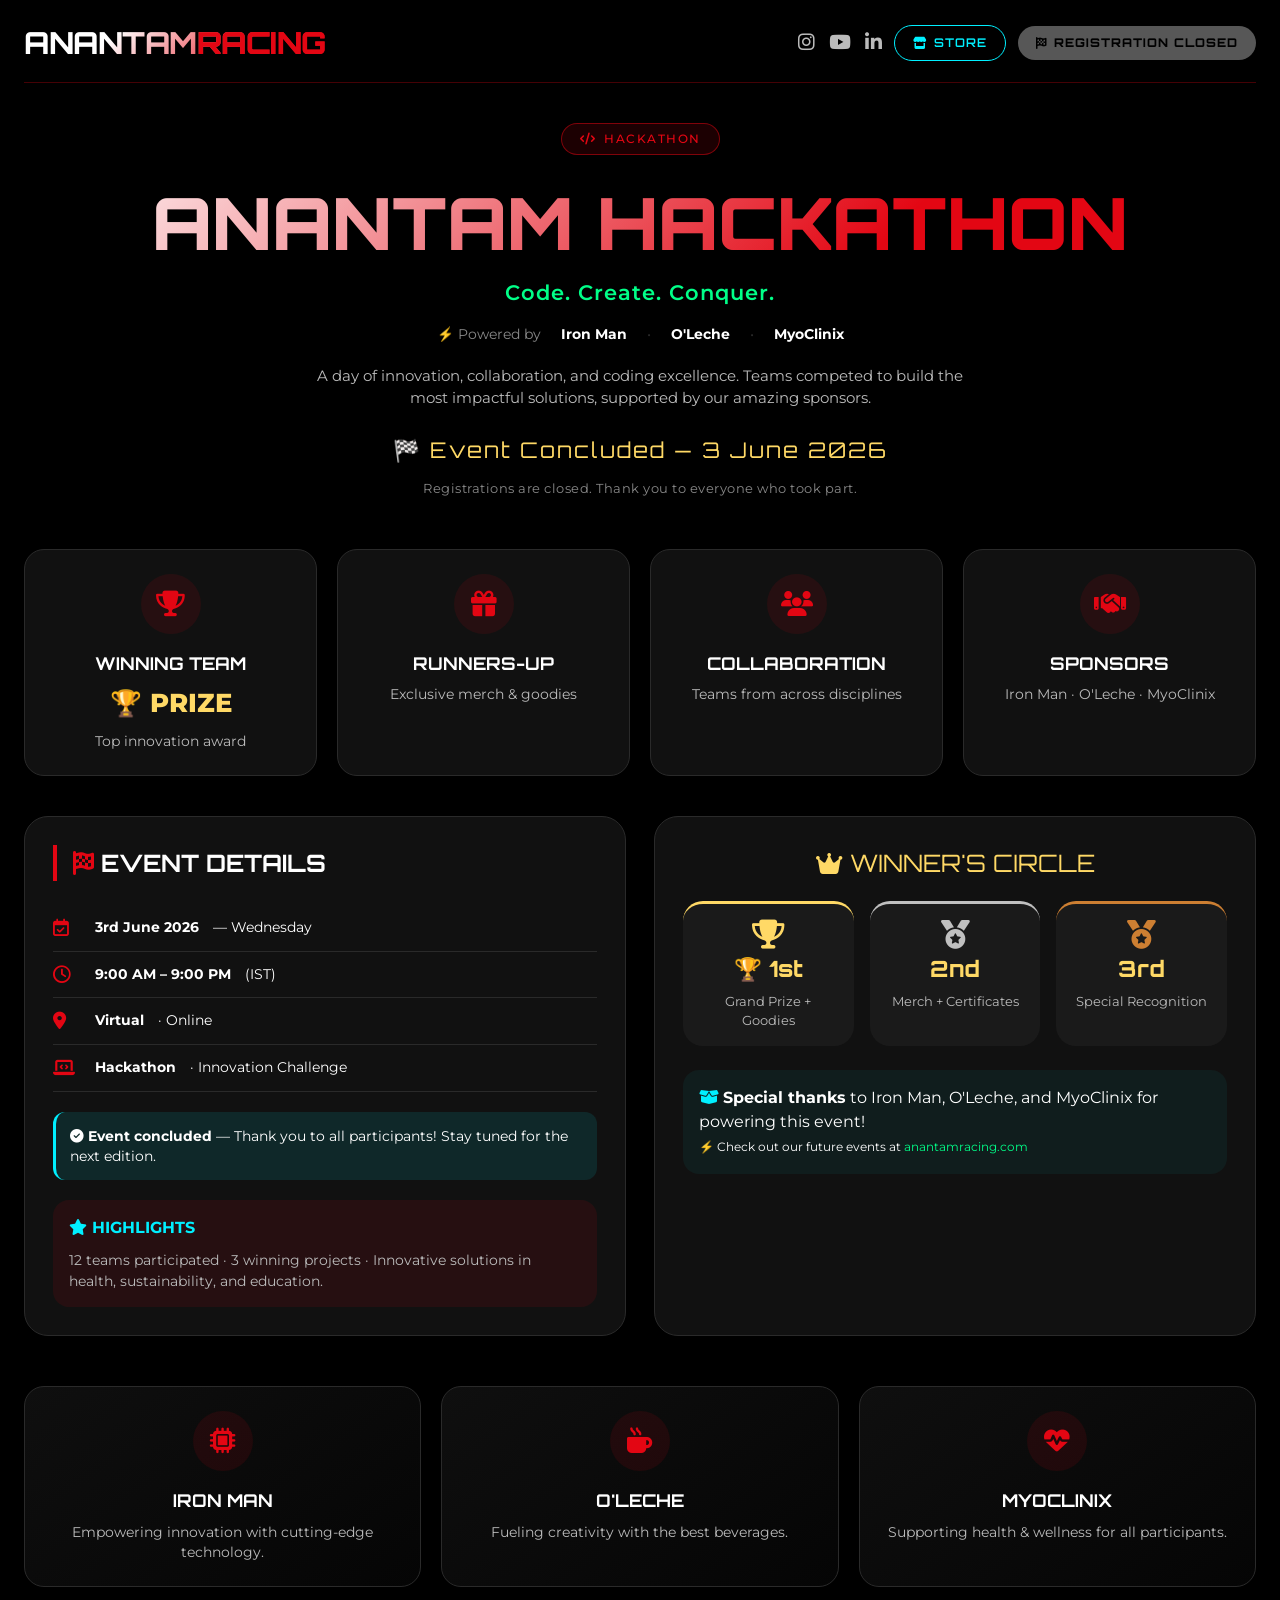
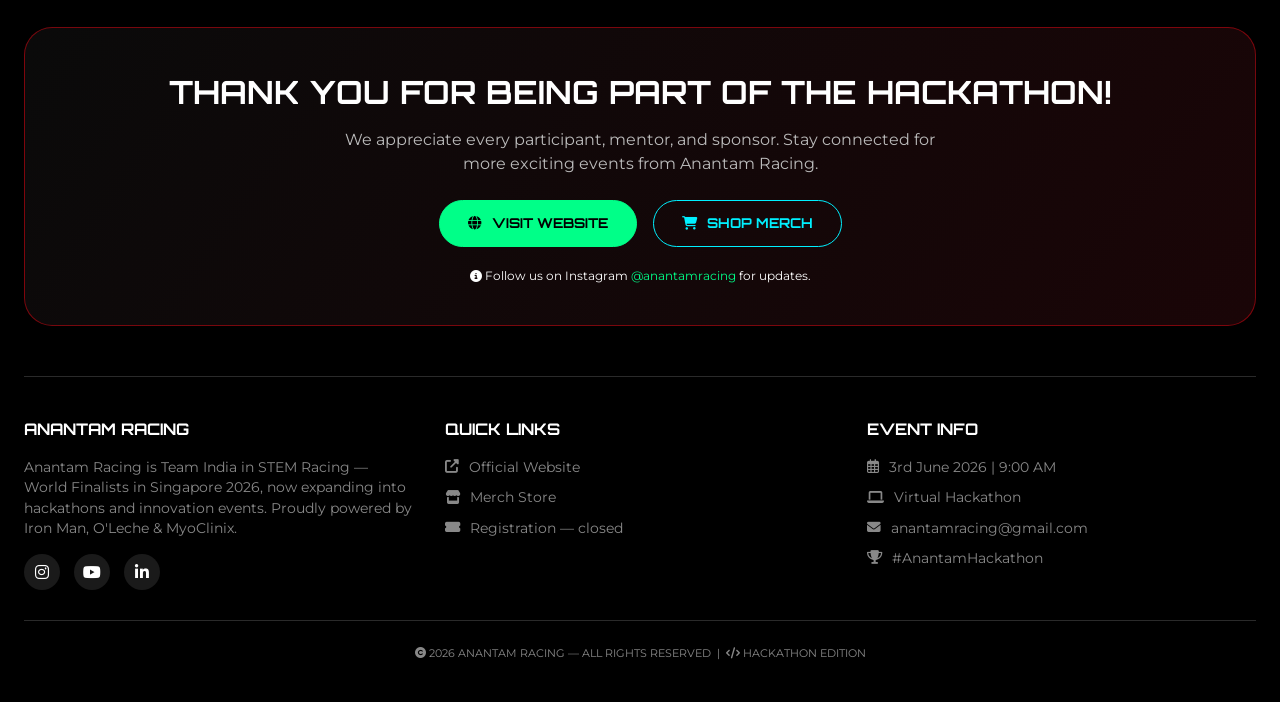
<file: 2026/index.html>
<!DOCTYPE html>
<html lang="en">
<head>
  <meta charset="UTF-8">
  <meta name="viewport" content="width=device-width, initial-scale=1.0, viewport-fit=cover">
  <title>Anantam Hackathon 2026 (concluded) | Team India, STEM Racing | Anantam Racing</title>
  
  <!-- SEO & Social — Anantam Racing · Team India · STEM Racing World Finalists -->
  <meta name="description" content="The Anantam Hackathon — coding, innovation and collaboration, hosted by Anantam Racing, Team India's STEM Racing World Finalists.">
  <meta name="keywords" content="Anantam Hackathon, Anantam Racing, Team India, STEM Racing, STEM Racing India, hackathon India, coding, innovation, tech event">
  <meta name="author" content="Anantam Racing">
  <meta name="robots" content="index, follow, max-image-preview:large, max-snippet:-1">
  <link rel="canonical" href="https://anantamracing.com/hackathon/2026/">
  <meta property="og:site_name" content="Anantam Racing">
  <meta property="og:locale" content="en_IN">
  <meta property="og:title" content="Anantam Hackathon · Anantam Racing">
  <meta property="og:description" content="A day of coding, innovation and collaboration — hosted by Anantam Racing, Team India's STEM Racing World Finalists.">
  <meta property="og:image" content="https://anantamracing.com/assets/og/anantam-racing-team-india-stem-racing-world-finalists.png">
  <meta property="og:image:width" content="1200">
  <meta property="og:image:height" content="630">
  <meta property="og:image:alt" content="Anantam Racing — Team India, STEM Racing World Finalists">
  <meta property="og:url" content="https://anantamracing.com/hackathon/2026/">
  <meta property="og:type" content="website">
  <meta name="twitter:card" content="summary_large_image">
  <meta name="twitter:site" content="@anantam_f1">
  <meta name="twitter:title" content="Anantam Hackathon · Anantam Racing">
  <meta name="twitter:description" content="A day of coding, innovation and collaboration — hosted by Anantam Racing, Team India's STEM Racing World Finalists.">
  <meta name="twitter:image" content="https://anantamracing.com/assets/og/anantam-racing-team-india-stem-racing-world-finalists.png">
  <meta name="twitter:image:alt" content="Anantam Racing — Team India, STEM Racing World Finalists">

  <script type="application/ld+json">
  {
    "@context": "https://schema.org",
    "@graph": [
      {
        "@type": "WebPage",
        "@id": "https://anantamracing.com/hackathon/2026/#webpage",
        "url": "https://anantamracing.com/hackathon/2026/",
        "name": "Anantam Hackathon | Team India, STEM Racing | Anantam Racing",
        "description": "The Anantam Hackathon — coding, innovation and collaboration, hosted by Anantam Racing, Team India's STEM Racing World Finalists.",
        "isPartOf": { "@id": "https://anantamracing.com/#website" },
        "about": { "@id": "https://anantamracing.com/#organization" },
        "inLanguage": "en",
        "breadcrumb": { "@id": "https://anantamracing.com/hackathon/2026/#breadcrumb" }
      },
      {
        "@type": "BreadcrumbList",
        "@id": "https://anantamracing.com/hackathon/2026/#breadcrumb",
        "itemListElement": [
          { "@type": "ListItem", "position": 1, "name": "Anantam Racing", "item": "https://anantamracing.com/" },
          { "@type": "ListItem", "position": 2, "name": "Anantam Hackathon", "item": "https://anantamracing.com/hackathon/2026/" }
        ]
      }
    ]
  }
  </script>

  <!-- Fonts & Icons -->
  <link href="https://fonts.googleapis.com/css2?family=Orbitron:wght@400;500;600;700;800;900&family=Montserrat:wght@300;400;500;600;700;800&display=swap" rel="stylesheet">
  <link rel="stylesheet" href="https://cdnjs.cloudflare.com/ajax/libs/font-awesome/6.4.0/css/all.min.css">
  <link rel="icon" href="https://anantamracing.com/assets/favicon/favicon-dark.png" media="(prefers-color-scheme: dark)">
  <link rel="icon" href="https://anantamracing.com/assets/favicon/favicon-light.png" media="(prefers-color-scheme: light)">
  <style>
    /* === SAME STYLES AS BEFORE (kept identical for consistency) === */
    * {
      margin: 0;
      padding: 0;
      box-sizing: border-box;
    }

    :root {
      --primary: #E30613;
      --primary-dark: #b0050f;
      --accent: #00F0FF;
      --dark: #000000;
      --gray-100: #0A0A0A;
      --gray-200: #111111;
      --gray-300: #1A1A1A;
      --gray-400: #2A2A2A;
      --text-light: #FFFFFF;
      --text-muted: #BBBBBB;
      --text-dim: #888888;
      --gold: #FFD966;
      --neon-green: #00FF88;
      --silver: #C0C0C0;
      --bronze: #CD7F32;
    }

    body {
      background: var(--dark);
      color: var(--text-light);
      font-family: 'Montserrat', sans-serif;
      line-height: 1.5;
      overflow-x: hidden;
    }

    html {
      scroll-behavior: smooth;
    }

    ::-webkit-scrollbar {
      width: 5px;
    }
    ::-webkit-scrollbar-track {
      background: var(--gray-300);
    }
    ::-webkit-scrollbar-thumb {
      background: var(--primary);
      border-radius: 10px;
    }

    .container {
      width: 100%;
      max-width: 1280px;
      margin: 0 auto;
      padding: 20px 24px;
    }

    @media (max-width: 768px) {
      .container {
        padding: 16px 20px;
      }
    }

    @media (max-width: 480px) {
      .container {
        padding: 12px 16px;
      }
    }

    .main-header {
      display: flex;
      justify-content: space-between;
      align-items: center;
      flex-wrap: wrap;
      gap: 16px;
      margin-bottom: 40px;
      padding-bottom: 16px;
      border-bottom: 1px solid rgba(227,6,19,0.3);
    }

    .logo {
      font-family: 'Orbitron', monospace;
      font-size: clamp(1.4rem, 5vw, 1.9rem);
      font-weight: 800;
      letter-spacing: -0.5px;
      background: linear-gradient(135deg, #fff 30%, var(--primary) 80%);
      -webkit-background-clip: text;
      background-clip: text;
      color: transparent;
    }
    .logo span {
      background: none;
      -webkit-background-clip: unset;
      background-clip: unset;
      color: var(--primary);
    }

    .header-actions {
      display: flex;
      gap: 12px;
      align-items: center;
      flex-wrap: wrap;
    }

    .social-icons {
      display: flex;
      gap: 14px;
    }
    .social-icons a {
      color: var(--text-muted);
      font-size: 1.2rem;
      transition: all 0.2s ease;
    }
    .social-icons a:hover {
      color: var(--primary);
      transform: translateY(-2px);
    }

    .btn {
      padding: 8px 18px;
      border-radius: 40px;
      font-family: 'Orbitron', monospace;
      font-weight: 600;
      font-size: 0.75rem;
      letter-spacing: 1px;
      text-decoration: none;
      transition: 0.25s;
      display: inline-flex;
      align-items: center;
      gap: 6px;
      white-space: nowrap;
    }

    @media (max-width: 550px) {
      .btn {
        padding: 6px 14px;
        font-size: 0.7rem;
      }
      .social-icons a {
        font-size: 1rem;
      }
    }

    .btn-primary {
      background: var(--primary);
      color: white;
      border: 1px solid var(--primary);
    }
    .btn-primary:hover {
      background: transparent;
      color: var(--primary);
    }
    .btn-merch {
      background: transparent;
      border: 1px solid var(--accent);
      color: var(--accent);
    }
    .btn-merch:hover {
      background: var(--accent);
      color: #000;
    }
    .btn-register {
      background: var(--neon-green);
      border-color: var(--neon-green);
      color: #000;
      font-weight: 800;
    }
    .btn-register:hover {
      background: transparent;
      color: var(--neon-green);
    }

    .hero {
      text-align: center;
      margin: 20px 0 40px;
    }
    .event-badge {
      display: inline-flex;
      align-items: center;
      gap: 8px;
      background: rgba(227,6,19,0.12);
      backdrop-filter: blur(4px);
      padding: 6px 18px;
      border-radius: 60px;
      border: 1px solid rgba(227,6,19,0.5);
      font-size: 0.75rem;
      font-weight: 500;
      letter-spacing: 1.5px;
      margin-bottom: 24px;
      color: var(--primary);
    }
    .hero h1 {
      font-family: 'Orbitron', monospace;
      font-size: clamp(2rem, 8vw, 4.5rem);
      font-weight: 900;
      line-height: 1.2;
      background: linear-gradient(135deg, #FFFFFF 0%, #E30613 70%);
      -webkit-background-clip: text;
      background-clip: text;
      color: transparent;
      margin-bottom: 12px;
    }
    .hero-tagline {
      font-size: clamp(1rem, 4vw, 1.3rem);
      color: var(--neon-green);
      font-weight: 600;
      letter-spacing: 1px;
      margin-bottom: 16px;
    }
    .hero-desc {
      max-width: 700px;
      margin: 0 auto 24px;
      color: var(--text-muted);
      font-size: 0.95rem;
      padding: 0 12px;
    }
    .partner-credit {
      display: flex;
      justify-content: center;
      align-items: center;
      gap: 20px;
      flex-wrap: wrap;
      margin-bottom: 20px;
      font-size: 0.85rem;
      color: var(--text-dim);
    }
    .partner-credit strong {
      color: var(--text-light);
    }
    .partner-credit .divider {
      color: var(--gray-400);
    }

    .countdown-wrapper {
      display: flex;
      justify-content: center;
      gap: 12px;
      flex-wrap: wrap;
      margin-top: 20px;
    }
    .time-card {
      background: rgba(0,0,0,0.7);
      backdrop-filter: blur(12px);
      border: 1px solid var(--gray-400);
      border-radius: 16px;
      padding: 12px 16px;
      min-width: 75px;
      text-align: center;
    }
    @media (max-width: 480px) {
      .time-card {
        min-width: 65px;
        padding: 10px 12px;
      }
      .time-card h2 {
        font-size: 1.8rem;
      }
    }
    .time-card h2 {
      font-family: 'Orbitron', monospace;
      font-size: 2rem;
      font-weight: 800;
      color: var(--primary);
      margin-bottom: 4px;
    }
    .time-card p {
      font-size: 0.65rem;
      text-transform: uppercase;
      letter-spacing: 1px;
      color: var(--text-dim);
    }
    .concluded-msg {
      font-family: 'Orbitron', monospace;
      font-size: 1.2rem;
      color: var(--gold);
      margin-top: 10px;
      letter-spacing: 2px;
    }

    .highlights-grid {
      display: grid;
      grid-template-columns: repeat(auto-fit, minmax(220px, 1fr));
      gap: 20px;
      margin: 50px 0 40px;
    }
    @media (max-width: 560px) {
      .highlights-grid {
        grid-template-columns: 1fr 1fr;
        gap: 14px;
      }
    }
    @media (max-width: 450px) {
      .highlights-grid {
        grid-template-columns: 1fr;
      }
    }
    .highlight-block {
      background: var(--gray-200);
      border: 1px solid var(--gray-400);
      border-radius: 20px;
      padding: 24px 16px;
      text-align: center;
      transition: all 0.3s ease;
    }
    .highlight-block:hover {
      border-color: var(--primary);
      transform: translateY(-4px);
    }
    .icon-circle {
      width: 60px;
      height: 60px;
      background: rgba(227,6,19,0.1);
      border-radius: 50%;
      display: flex;
      align-items: center;
      justify-content: center;
      margin: 0 auto 16px;
      font-size: 1.6rem;
      color: var(--primary);
    }
    .highlight-block h3 {
      font-family: 'Orbitron', monospace;
      font-size: 1.1rem;
      margin-bottom: 8px;
    }
    .highlight-block p {
      color: var(--text-muted);
      font-size: 0.85rem;
    }
    .prize-money {
      font-size: 1.6rem;
      font-weight: 800;
      color: var(--gold);
      margin: 8px 0;
    }

    .feature-grid {
      display: grid;
      grid-template-columns: 1fr 1fr;
      gap: 28px;
      margin: 40px 0 50px;
    }
    @media (max-width: 880px) {
      .feature-grid {
        grid-template-columns: 1fr;
        gap: 24px;
      }
    }
    .info-card, .podium-card {
      background: var(--gray-200);
      border-radius: 24px;
      border: 1px solid var(--gray-400);
      padding: 28px;
    }
    @media (max-width: 480px) {
      .info-card, .podium-card {
        padding: 20px;
      }
    }
    .info-card h2 {
      font-family: 'Orbitron', monospace;
      font-size: 1.5rem;
      margin-bottom: 24px;
      border-left: 4px solid var(--primary);
      padding-left: 16px;
    }
    .details-list {
      list-style: none;
    }
    .details-list li {
      display: flex;
      align-items: center;
      gap: 14px;
      padding: 12px 0;
      border-bottom: 1px solid var(--gray-400);
      font-size: 0.9rem;
      flex-wrap: wrap;
    }
    .details-list li i {
      width: 28px;
      color: var(--primary);
      font-size: 1.1rem;
    }
    .registration-note {
      background: rgba(0,240,255,0.1);
      border-left: 3px solid var(--accent);
      padding: 14px;
      margin-top: 20px;
      border-radius: 12px;
      font-size: 0.85rem;
    }
    .extra-attempts {
      background: rgba(227,6,19,0.1);
      border-radius: 16px;
      padding: 16px;
      margin-top: 20px;
    }
    .extra-attempts h4 {
      color: var(--accent);
      margin-bottom: 10px;
      font-size: 1rem;
    }
    .extra-attempts p {
      font-size: 0.85rem;
      color: var(--text-muted);
    }

    .podium-title {
      font-family: 'Orbitron', monospace;
      font-size: 1.5rem;
      color: var(--gold);
      margin-bottom: 20px;
      text-align: center;
    }
    .prize-structure {
      display: flex;
      justify-content: space-around;
      flex-wrap: wrap;
      gap: 16px;
      margin-top: 16px;
    }
    .prize-item {
      background: var(--gray-300);
      padding: 16px;
      border-radius: 20px;
      flex: 1;
      min-width: 100px;
      text-align: center;
    }
    .prize-item.p1 { border-top: 3px solid var(--gold); }
    .prize-item.p2 { border-top: 3px solid var(--silver); }
    .prize-item.p3 { border-top: 3px solid var(--bronze); }
    .prize-amount {
      font-size: 1.4rem;
      font-weight: 800;
      font-family: 'Orbitron', monospace;
      color: var(--gold);
    }
    .prize-desc {
      color: var(--text-muted);
      margin-top: 6px;
      font-size: 0.8rem;
    }

    .cta-premium {
      background: linear-gradient(125deg, #0A0A0A 0%, #1a0507 100%);
      border-radius: 28px;
      padding: 40px 24px;
      text-align: center;
      margin: 40px 0 50px;
      border: 1px solid rgba(227,6,19,0.5);
    }
    @media (max-width: 480px) {
      .cta-premium {
        padding: 32px 20px;
      }
    }
    .cta-premium h2 {
      font-size: clamp(1.5rem, 5vw, 2rem);
      font-family: 'Orbitron', monospace;
      margin-bottom: 12px;
    }
    .cta-buttons-group {
      display: flex;
      gap: 16px;
      justify-content: center;
      flex-wrap: wrap;
      margin-top: 24px;
    }
    .btn-cta {
      padding: 12px 28px;
      border-radius: 60px;
      text-decoration: none;
      font-weight: 700;
      font-family: 'Orbitron', monospace;
      transition: 0.2s;
      display: inline-flex;
      align-items: center;
      gap: 10px;
      font-size: 0.85rem;
    }
    .btn-cta-primary {
      background: var(--neon-green);
      color: #000;
      border: 1px solid var(--neon-green);
    }
    .btn-cta-primary:hover {
      background: transparent;
      color: var(--neon-green);
    }
    .btn-cta-secondary {
      background: transparent;
      border: 1px solid var(--accent);
      color: var(--accent);
    }
    .btn-cta-secondary:hover {
      background: var(--accent);
      color: #000;
    }

    .footer {
      margin-top: 50px;
      border-top: 1px solid var(--gray-400);
      padding-top: 40px;
    }
    .footer-grid {
      display: grid;
      grid-template-columns: repeat(auto-fit, minmax(220px, 1fr));
      gap: 32px;
      margin-bottom: 30px;
    }
    @media (max-width: 600px) {
      .footer-grid {
        gap: 24px;
      }
    }
    .footer-col h4 {
      font-family: 'Orbitron', monospace;
      margin-bottom: 16px;
      font-size: 1rem;
    }
    .footer-links, .footer-contact {
      list-style: none;
    }
    .footer-links li, .footer-contact li {
      margin-bottom: 10px;
      display: flex;
      align-items: center;
      gap: 10px;
      color: var(--text-dim);
      font-size: 0.85rem;
      flex-wrap: wrap;
    }
    .footer-links a {
      color: var(--text-dim);
      text-decoration: none;
      transition: 0.2s;
    }
    .footer-links a:hover {
      color: var(--primary);
    }
    .social-footer {
      display: flex;
      gap: 14px;
      margin-top: 16px;
      flex-wrap: wrap;
    }
    .social-footer a {
      background: var(--gray-300);
      width: 36px;
      height: 36px;
      border-radius: 50%;
      display: flex;
      align-items: center;
      justify-content: center;
      color: white;
      transition: 0.2s;
      text-decoration: none;
    }
    .social-footer a:hover {
      background: var(--primary);
      transform: translateY(-3px);
    }
    .copyright {
      text-align: center;
      padding: 24px 0 20px;
      border-top: 1px solid var(--gray-400);
      font-size: 0.7rem;
      color: var(--text-dim);
    }

    .text-link {
      color: var(--neon-green);
      text-decoration: none;
    }
    .text-link:hover {
      text-decoration: underline;
    }
    .fade-up {
      opacity: 0;
      transform: translateY(25px);
      animation: fadeUp 0.7s forwards;
    }
    @keyframes fadeUp {
      to { opacity: 1; transform: translateY(0); }
    }
    .delay-1 { animation-delay: 0.1s; }
    .delay-2 { animation-delay: 0.2s; }
  
    /* ---- Event concluded state ---- */
    .concluded-msg {
      font-family: 'Orbitron', monospace;
      font-size: clamp(1rem, 3vw, 1.35rem);
      color: var(--gold, #FFD966);
      letter-spacing: 2px;
      margin-top: 10px;
      text-align: center;
    }
    .concluded-msg small {
      display: block;
      margin-top: 12px;
      font-family: 'Montserrat', sans-serif;
      font-size: 0.8rem;
      letter-spacing: 0.5px;
      line-height: 1.6;
      color: var(--text-dim, #888888);
    }
    /* Registration paths are closed once an event has concluded. */
    .btn-closed {
      opacity: 0.45;
      filter: grayscale(1);
      cursor: not-allowed;
      pointer-events: none;
    }
  </style>
</head>
<body>

<div class="container">
  <!-- HEADER -->
  <div class="main-header fade-up">
    <div class="logo">ANANTAM<span>RACING</span></div>
    <div class="header-actions">
      <div class="social-icons">
        <a href="https://www.instagram.com/anantamracing/" target="_blank"><i class="fab fa-instagram"></i></a>
        <a href="https://www.youtube.com/@Anantamracing" target="_blank"><i class="fab fa-youtube"></i></a>
        <a href="https://www.linkedin.com/company/anantam-f1-in-schools/" target="_blank"><i class="fab fa-linkedin-in"></i></a>
      </div>
      <a href="https://store.anantamracing.com" class="btn btn-merch" target="_blank"><i class="fas fa-store"></i> STORE</a>
      <span class="btn btn-register btn-closed" aria-disabled="true"><i class="fas fa-flag-checkered" aria-hidden="true"></i> REGISTRATION CLOSED</span>
    </div>
  </div>

  <!-- HERO -->
  <div class="hero fade-up delay-1">
    <div class="event-badge"><i class="fas fa-code"></i> HACKATHON</div>
    <h1>ANANTAM HACKATHON</h1>
    <div class="hero-tagline">Code. Create. Conquer.</div>
    
    <!-- Partnership Credit -->
    <div class="partner-credit">
      <span>⚡ Powered by</span>
      <strong>Iron Man</strong>
      <span class="divider">•</span>
      <strong>O'Leche</strong>
      <span class="divider">•</span>
      <strong>MyoClinix</strong>
    </div>

    <p class="hero-desc">A day of innovation, collaboration, and coding excellence. Teams competed to build the most impactful solutions, supported by our amazing sponsors.</p>
    
    <!-- Countdown – now showing "Event Concluded" since it's past -->
    <div class="countdown-wrapper" id="countdownContainer" style="display:none;">
      <div class="time-card"><h2 id="days">00</h2><p>DAYS</p></div>
      <div class="time-card"><h2 id="hours">00</h2><p>HOURS</p></div>
      <div class="time-card"><h2 id="minutes">00</h2><p>MINUTES</p></div>
      <div class="time-card"><h2 id="seconds">00</h2><p>SECONDS</p></div>
    </div>
    <div class="concluded-msg" id="concludedMsg">
      🏁 Event Concluded &mdash; 3 June 2026
      <small>Registrations are closed. Thank you to everyone who took part.</small>
    </div>
  </div>

  <!-- HIGHLIGHTS -->
  <div class="highlights-grid fade-up delay-2">
    <div class="highlight-block"><div class="icon-circle"><i class="fas fa-trophy"></i></div><h3>WINNING TEAM</h3><div class="prize-money">🏆 PRIZE</div><p>Top innovation award</p></div>
    <div class="highlight-block"><div class="icon-circle"><i class="fas fa-gift"></i></div><h3>RUNNERS-UP</h3><p>Exclusive merch & goodies</p></div>
    <div class="highlight-block"><div class="icon-circle"><i class="fas fa-users"></i></div><h3>COLLABORATION</h3><p>Teams from across disciplines</p></div>
    <div class="highlight-block"><div class="icon-circle"><i class="fas fa-handshake"></i></div><h3>SPONSORS</h3><p>Iron Man · O'Leche · MyoClinix</p></div>
  </div>

  <!-- FEATURE GRID -->
  <div class="feature-grid">
    <div class="info-card fade-up">
      <h2><i class="fas fa-flag-checkered" style="color: var(--primary);"></i> EVENT DETAILS</h2>
      <ul class="details-list">
        <li><i class="far fa-calendar-check"></i> <strong>3rd June 2026</strong> — Wednesday</li>
        <li><i class="far fa-clock"></i> <strong>9:00 AM – 9:00 PM</strong> (IST)</li>
        <li><i class="fas fa-location-dot"></i> <strong>Virtual</strong> · Online</li>
        <li><i class="fas fa-laptop-code"></i> <strong>Hackathon</strong> · Innovation Challenge</li>
      </ul>
      <div class="registration-note">
        <i class="fas fa-check-circle"></i> <strong>Event concluded</strong> — Thank you to all participants! Stay tuned for the next edition.
      </div>
      <div class="extra-attempts">
        <h4><i class="fas fa-star"></i> HIGHLIGHTS</h4>
        <p>12 teams participated · 3 winning projects · Innovative solutions in health, sustainability, and education.</p>
      </div>
    </div>

    <!-- PODIUM -->
    <div class="podium-card fade-up delay-1">
      <div class="podium-title"><i class="fas fa-crown"></i> WINNER'S CIRCLE</div>
      <div class="prize-structure">
        <div class="prize-item p1">
          <i class="fas fa-trophy" style="font-size: 1.8rem; color: var(--gold);"></i>
          <div class="prize-amount">🏆 1st</div>
          <div class="prize-desc">Grand Prize + Goodies</div>
        </div>
        <div class="prize-item p2">
          <i class="fas fa-medal" style="font-size: 1.8rem; color: var(--silver);"></i>
          <div class="prize-amount">2nd</div>
          <div class="prize-desc">Merch + Certificates</div>
        </div>
        <div class="prize-item p3">
          <i class="fas fa-medal" style="font-size: 1.8rem; color: var(--bronze);"></i>
          <div class="prize-amount">3rd</div>
          <div class="prize-desc">Special Recognition</div>
        </div>
      </div>
      <div style="margin-top: 24px; padding: 16px; background: rgba(0,240,255,0.05); border-radius: 16px;">
        <i class="fas fa-box-open" style="color: var(--accent);"></i> <strong>Special thanks</strong> to Iron Man, O'Leche, and MyoClinix for powering this event!<br>
        <span style="font-size: 0.75rem;">⚡ Check out our future events at <a href="https://anantamracing.com" target="_blank" class="text-link">anantamracing.com</a></span>
      </div>
    </div>
  </div>

  <!-- SPONSOR HIGHLIGHTS -->
  <div class="highlights-grid" style="margin: 20px 0 30px;">
    <div class="highlight-block" style="background: linear-gradient(145deg, #0f0f0f, #050505);">
      <div class="icon-circle"><i class="fas fa-microchip"></i></div>
      <h3>IRON MAN</h3>
      <p>Empowering innovation with cutting-edge technology.</p>
    </div>
    <div class="highlight-block" style="background: linear-gradient(145deg, #0f0f0f, #050505);">
      <div class="icon-circle"><i class="fas fa-mug-hot"></i></div>
      <h3>O'LECHE</h3>
      <p>Fueling creativity with the best beverages.</p>
    </div>
    <div class="highlight-block" style="background: linear-gradient(145deg, #0f0f0f, #050505);">
      <div class="icon-circle"><i class="fas fa-heartbeat"></i></div>
      <h3>MYOCLINIX</h3>
      <p>Supporting health & wellness for all participants.</p>
    </div>
  </div>

  <!-- CTA SECTION – now showing "Event Concluded" but keeping the layout -->
  <div class="cta-premium fade-up">
    <h2>THANK YOU FOR BEING PART OF THE HACKATHON!</h2>
    <p style="max-width: 600px; margin: 0 auto; color: var(--text-muted);">We appreciate every participant, mentor, and sponsor. Stay connected for more exciting events from Anantam Racing.</p>
    <div class="cta-buttons-group">
      <a href="https://anantamracing.com" target="_blank" class="btn-cta btn-cta-primary"><i class="fas fa-globe"></i> VISIT WEBSITE</a>
      <a href="https://store.anantamracing.com" target="_blank" class="btn-cta btn-cta-secondary"><i class="fas fa-shopping-cart"></i> SHOP MERCH</a>
    </div>
    <p style="margin-top: 20px; font-size: 0.75rem;"><i class="fas fa-info-circle"></i> Follow us on Instagram <a href="https://instagram.com/anantamracing" target="_blank" class="text-link">@anantamracing</a> for updates.</p>
  </div>

  <!-- FOOTER -->
  <div class="footer">
    <div class="footer-grid">
      <div class="footer-col">
        <h4>ANANTAM RACING</h4>
        <p style="color: var(--text-dim); font-size: 0.85rem;">Anantam Racing is Team India in STEM Racing — World Finalists in Singapore 2026, now expanding into hackathons and innovation events. Proudly powered by Iron Man, O'Leche & MyoClinix.</p>
        <div class="social-footer">
          <a href="https://www.instagram.com/anantamracing/" target="_blank"><i class="fab fa-instagram"></i></a>
          <a href="https://www.youtube.com/@Anantamracing" target="_blank"><i class="fab fa-youtube"></i></a>
          <a href="https://www.linkedin.com/company/anantam-f1-in-schools/" target="_blank"><i class="fab fa-linkedin-in"></i></a>
        </div>
      </div>
      <div class="footer-col">
        <h4>QUICK LINKS</h4>
        <ul class="footer-links">
          <li><i class="fas fa-external-link-alt"></i> <a href="https://anantamracing.com" target="_blank">Official Website</a></li>
          <li><i class="fas fa-store"></i> <a href="https://store.anantamracing.com" target="_blank">Merch Store</a></li>
          <li><i class="fas fa-ticket-alt"></i> Registration &mdash; closed</li>
        </ul>
      </div>
      <div class="footer-col">
        <h4>EVENT INFO</h4>
        <ul class="footer-contact">
          <li><i class="far fa-calendar-alt"></i> 3rd June 2026 | 9:00 AM</li>
          <li><i class="fas fa-laptop"></i> Virtual Hackathon</li>
          <li><i class="fas fa-envelope"></i> anantamracing@gmail.com</li>
          <li><i class="fas fa-trophy"></i> #AnantamHackathon</li>
        </ul>
      </div>
    </div>
    <div class="copyright">
      <i class="fas fa-copyright"></i> 2026 ANANTAM RACING — ALL RIGHTS RESERVED &nbsp;|&nbsp; <i class="fas fa-code"></i> HACKATHON EDITION
    </div>
  </div>
</div>

<script>
  // COUNTDOWN for June 3, 2026 at 9:00 AM (already passed)
  const eventDate = new Date("June 3, 2026 09:00:00").getTime();

  function updateCountdown() {
    const distance = eventDate - new Date().getTime();
    const wrap = document.getElementById("countdownContainer");
    const msg  = document.getElementById("concludedMsg");

    if (distance <= 0) {
      // Event has passed: keep the "Event Concluded" message, hide the timer.
      if (wrap) wrap.style.display = "none";
      if (msg)  msg.style.display  = "block";
      return;
    }

    if (wrap) wrap.style.display = "";
    if (msg)  msg.style.display  = "none";

    const days = Math.floor(distance / (1000 * 60 * 60 * 24));
    const hours = Math.floor((distance % (1000 * 60 * 60 * 24)) / (1000 * 60 * 60));
    const minutes = Math.floor((distance % (1000 * 60 * 60)) / (1000 * 60));
    const seconds = Math.floor((distance % (1000 * 60)) / 1000);

    document.getElementById("days").innerText = days.toString().padStart(2, '0');
    document.getElementById("hours").innerText = hours.toString().padStart(2, '0');
    document.getElementById("minutes").innerText = minutes.toString().padStart(2, '0');
    document.getElementById("seconds").innerText = seconds.toString().padStart(2, '0');
  }
  updateCountdown();
  // Only tick while the event is still ahead of us.
  if (eventDate - Date.now() > 0) setInterval(updateCountdown, 1000);

  // Intersection animations for cards
  const animatedCards = document.querySelectorAll('.highlight-block, .info-card, .podium-card, .cta-premium');
  const observer = new IntersectionObserver((entries) => {
    entries.forEach(entry => {
      if(entry.isIntersecting) {
        entry.target.style.opacity = "1";
        entry.target.style.transform = "translateY(0)";
      }
    });
  }, { threshold: 0.1, rootMargin: "0px 0px -20px 0px" });
  
  animatedCards.forEach(card => {
    card.style.opacity = "0";
    card.style.transform = "translateY(20px)";
    card.style.transition = "opacity 0.5s ease, transform 0.5s ease";
    observer.observe(card);
  });
</script>
</body>
</html>
</file>
